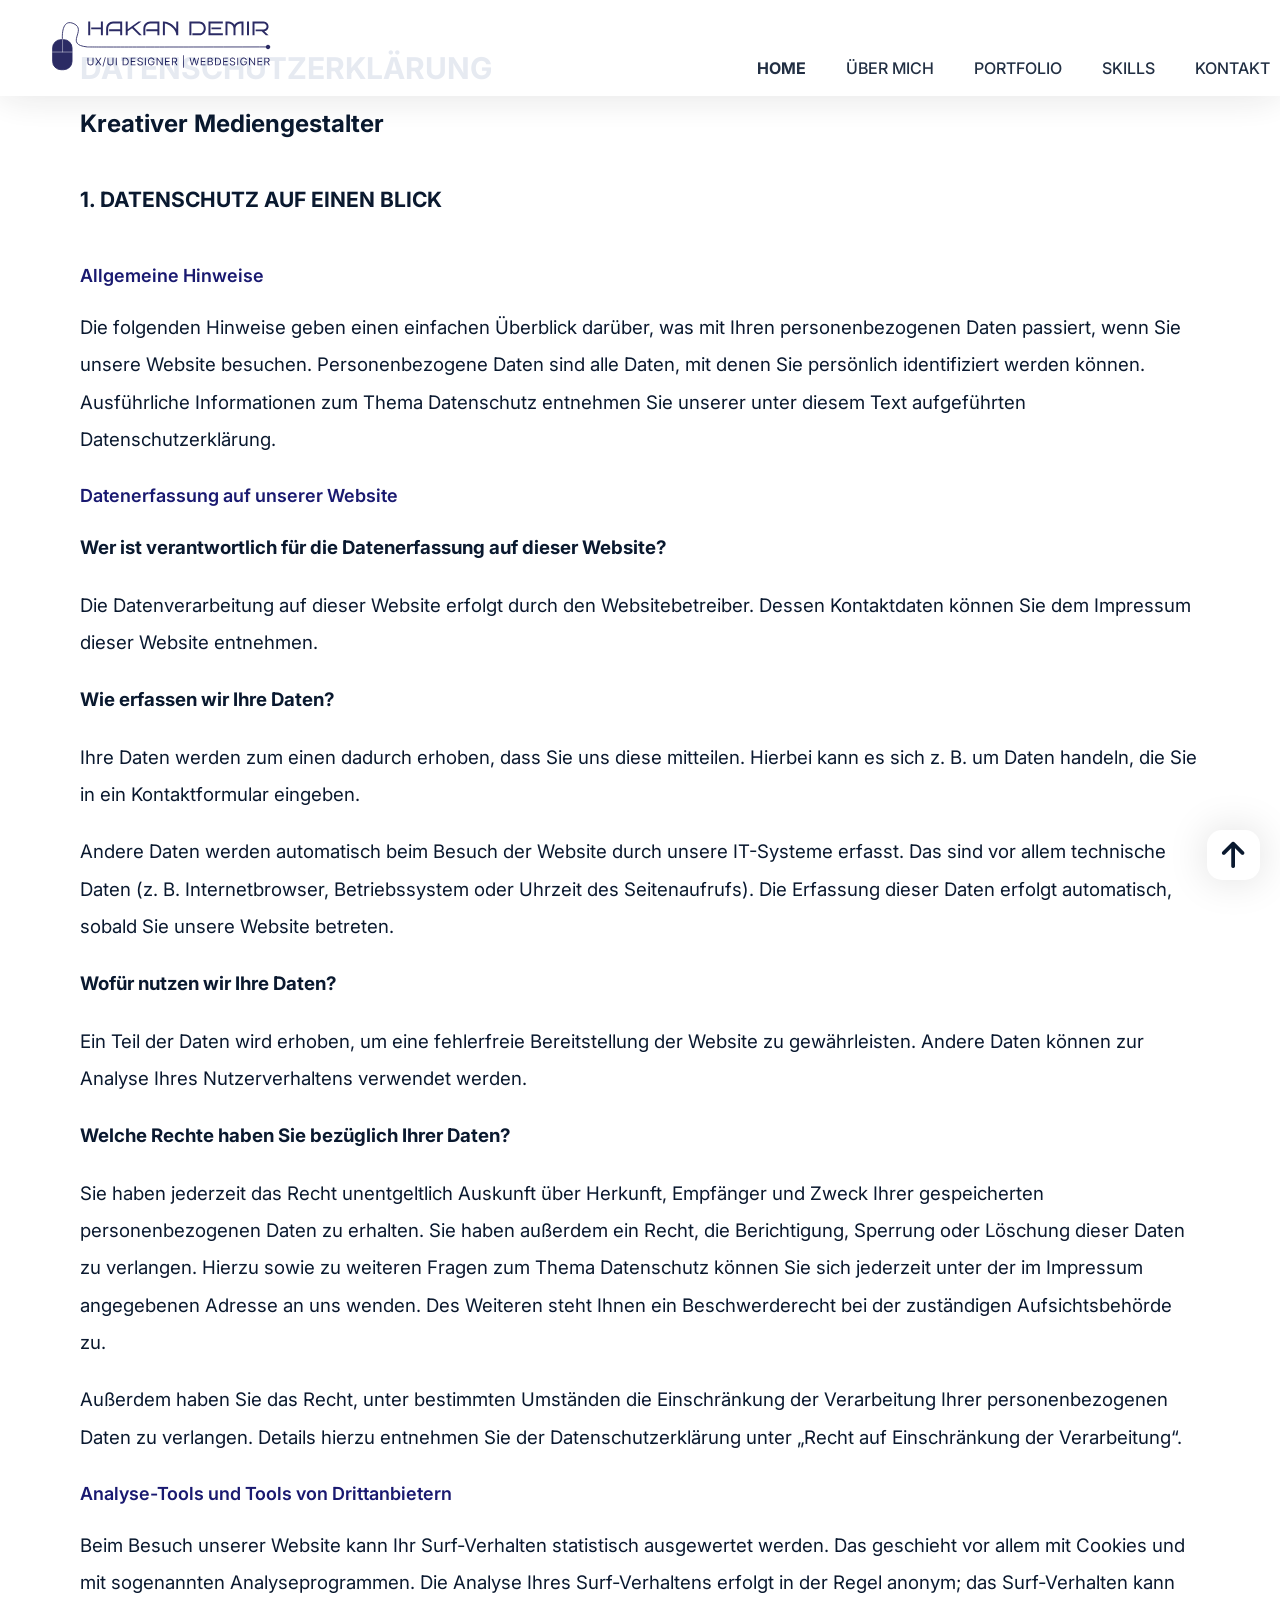
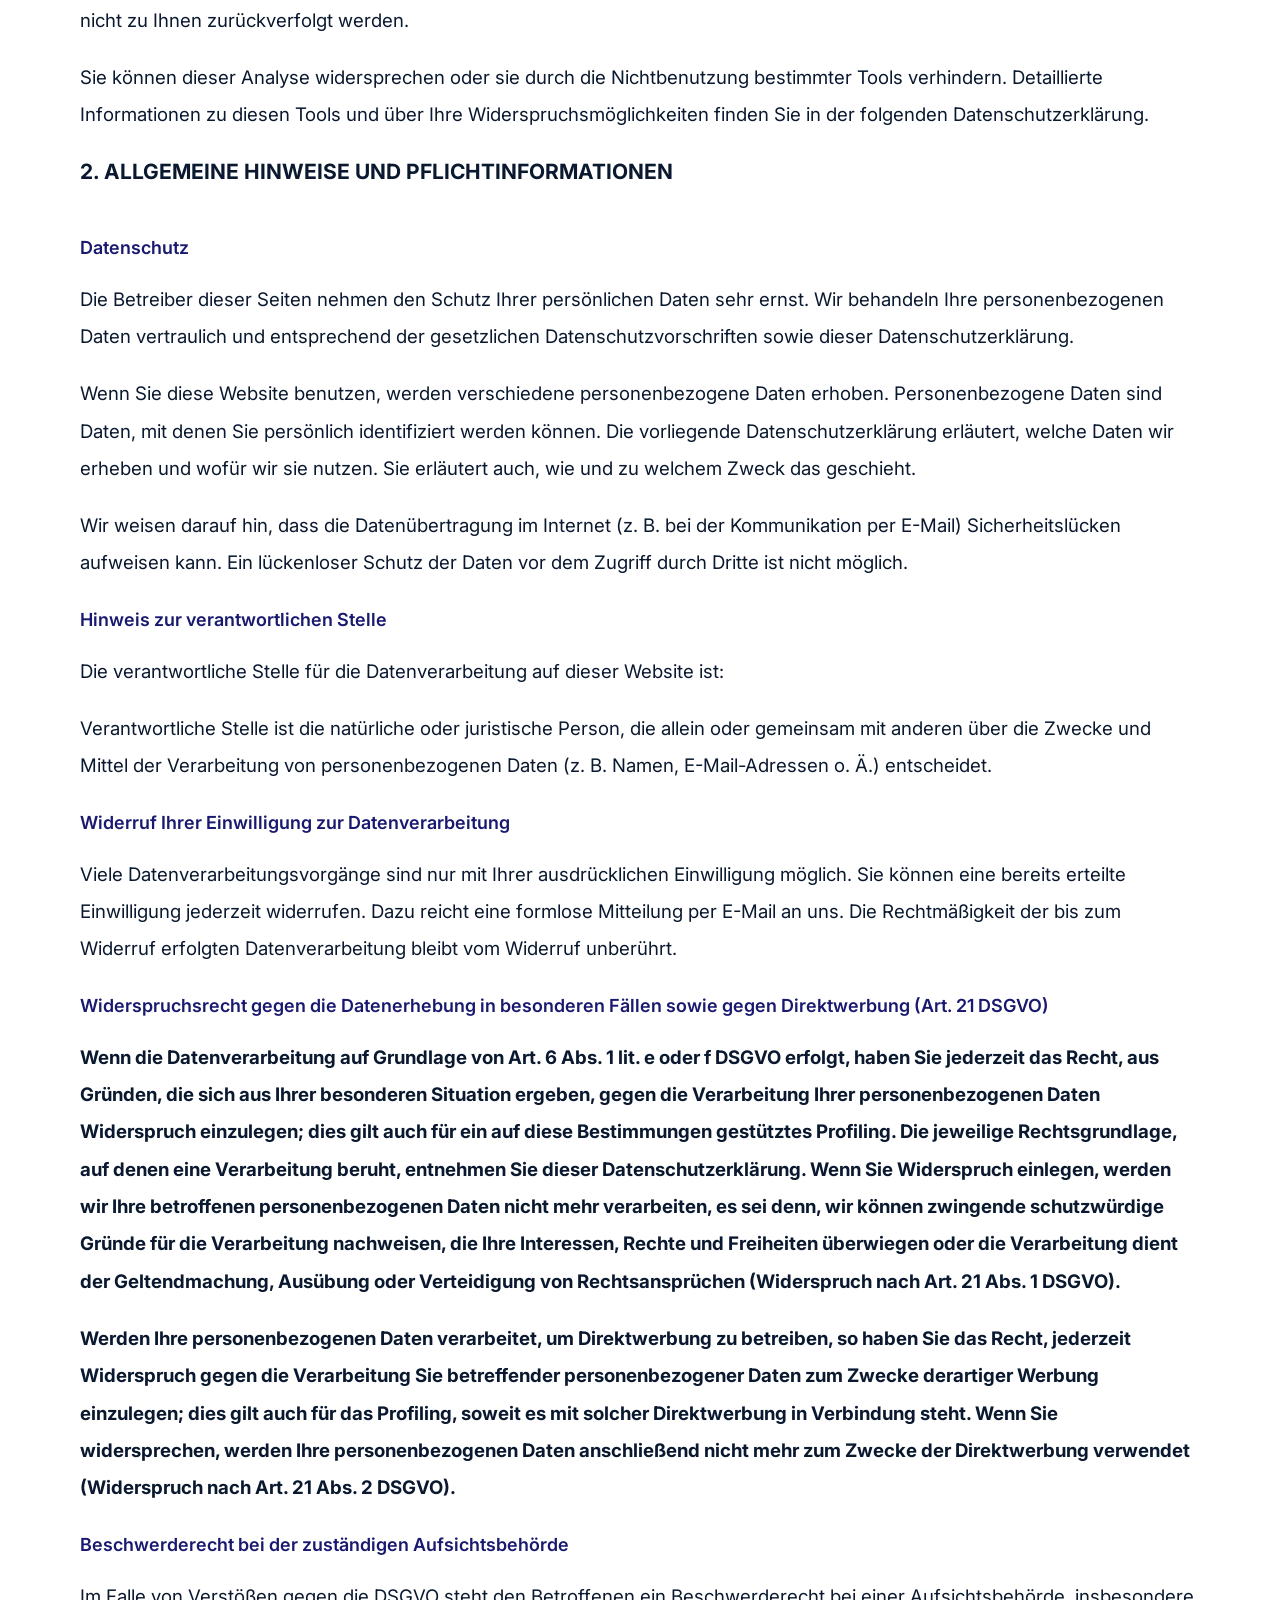
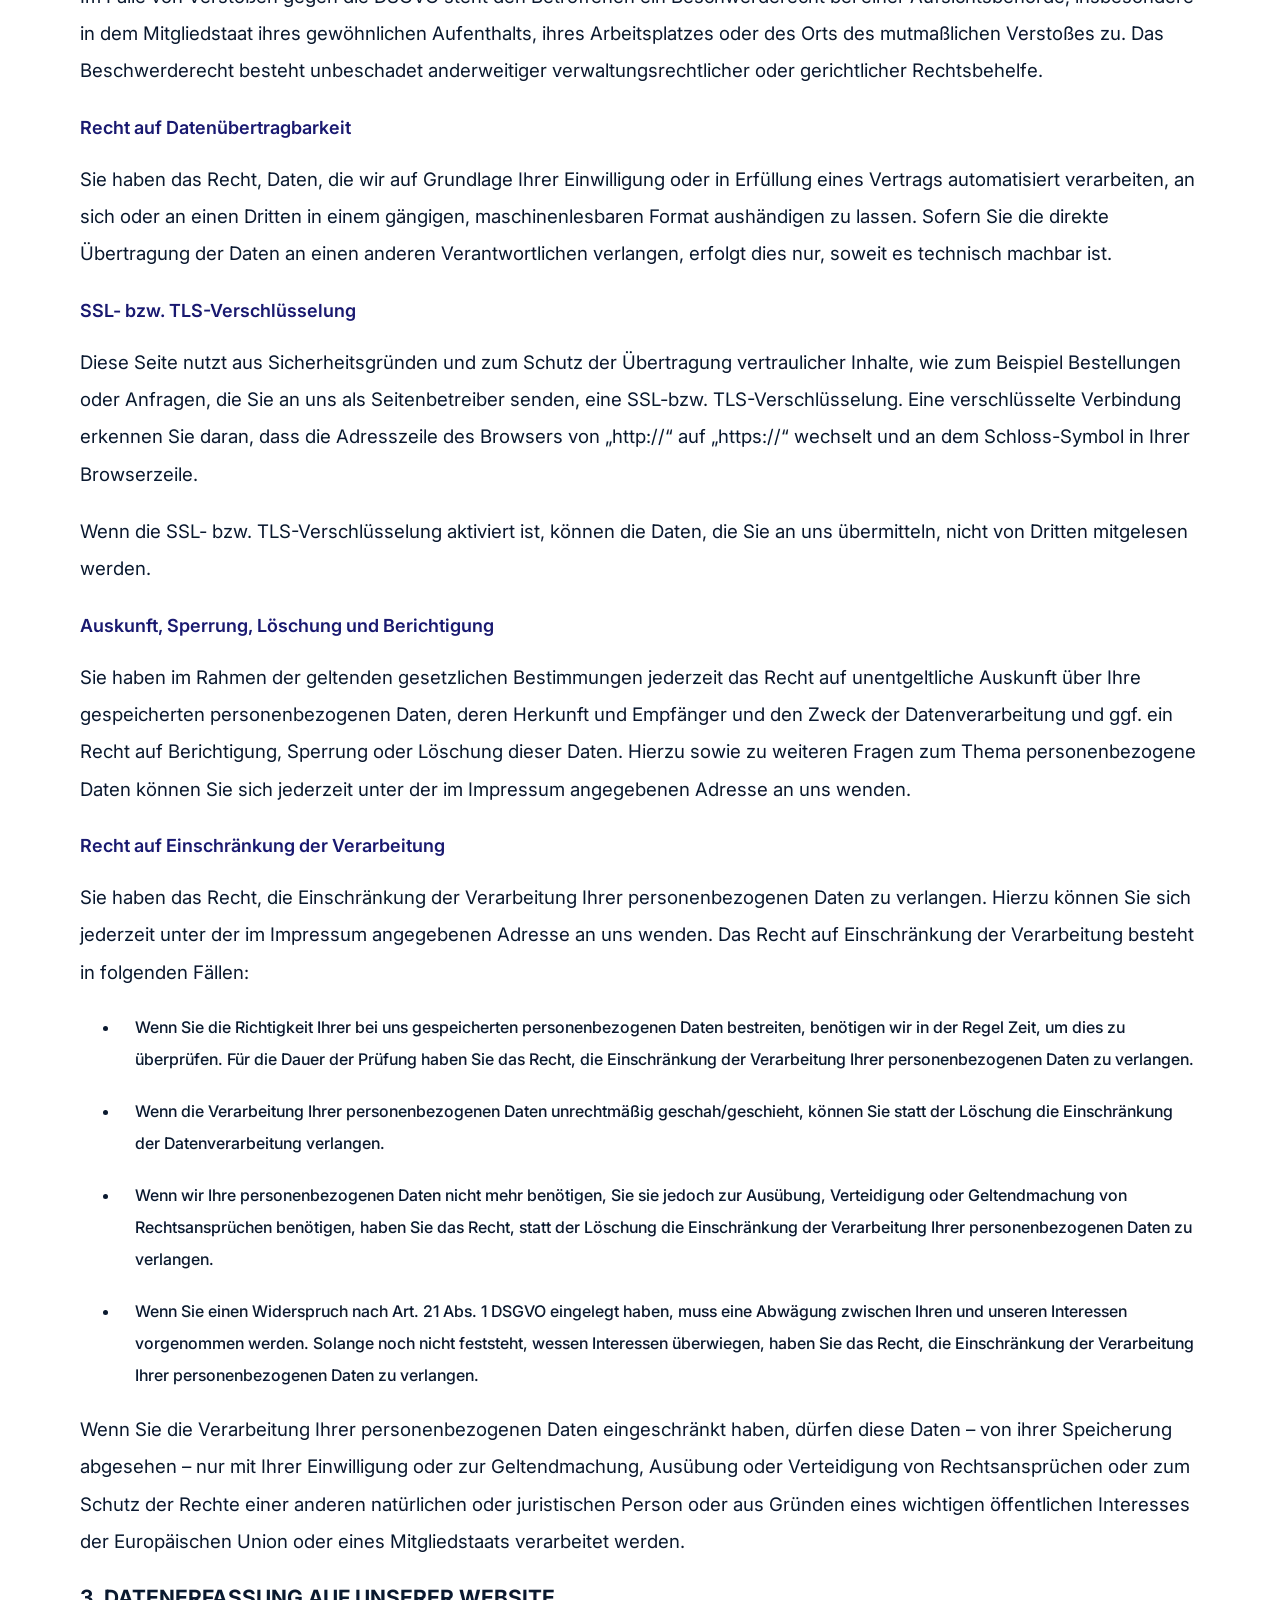
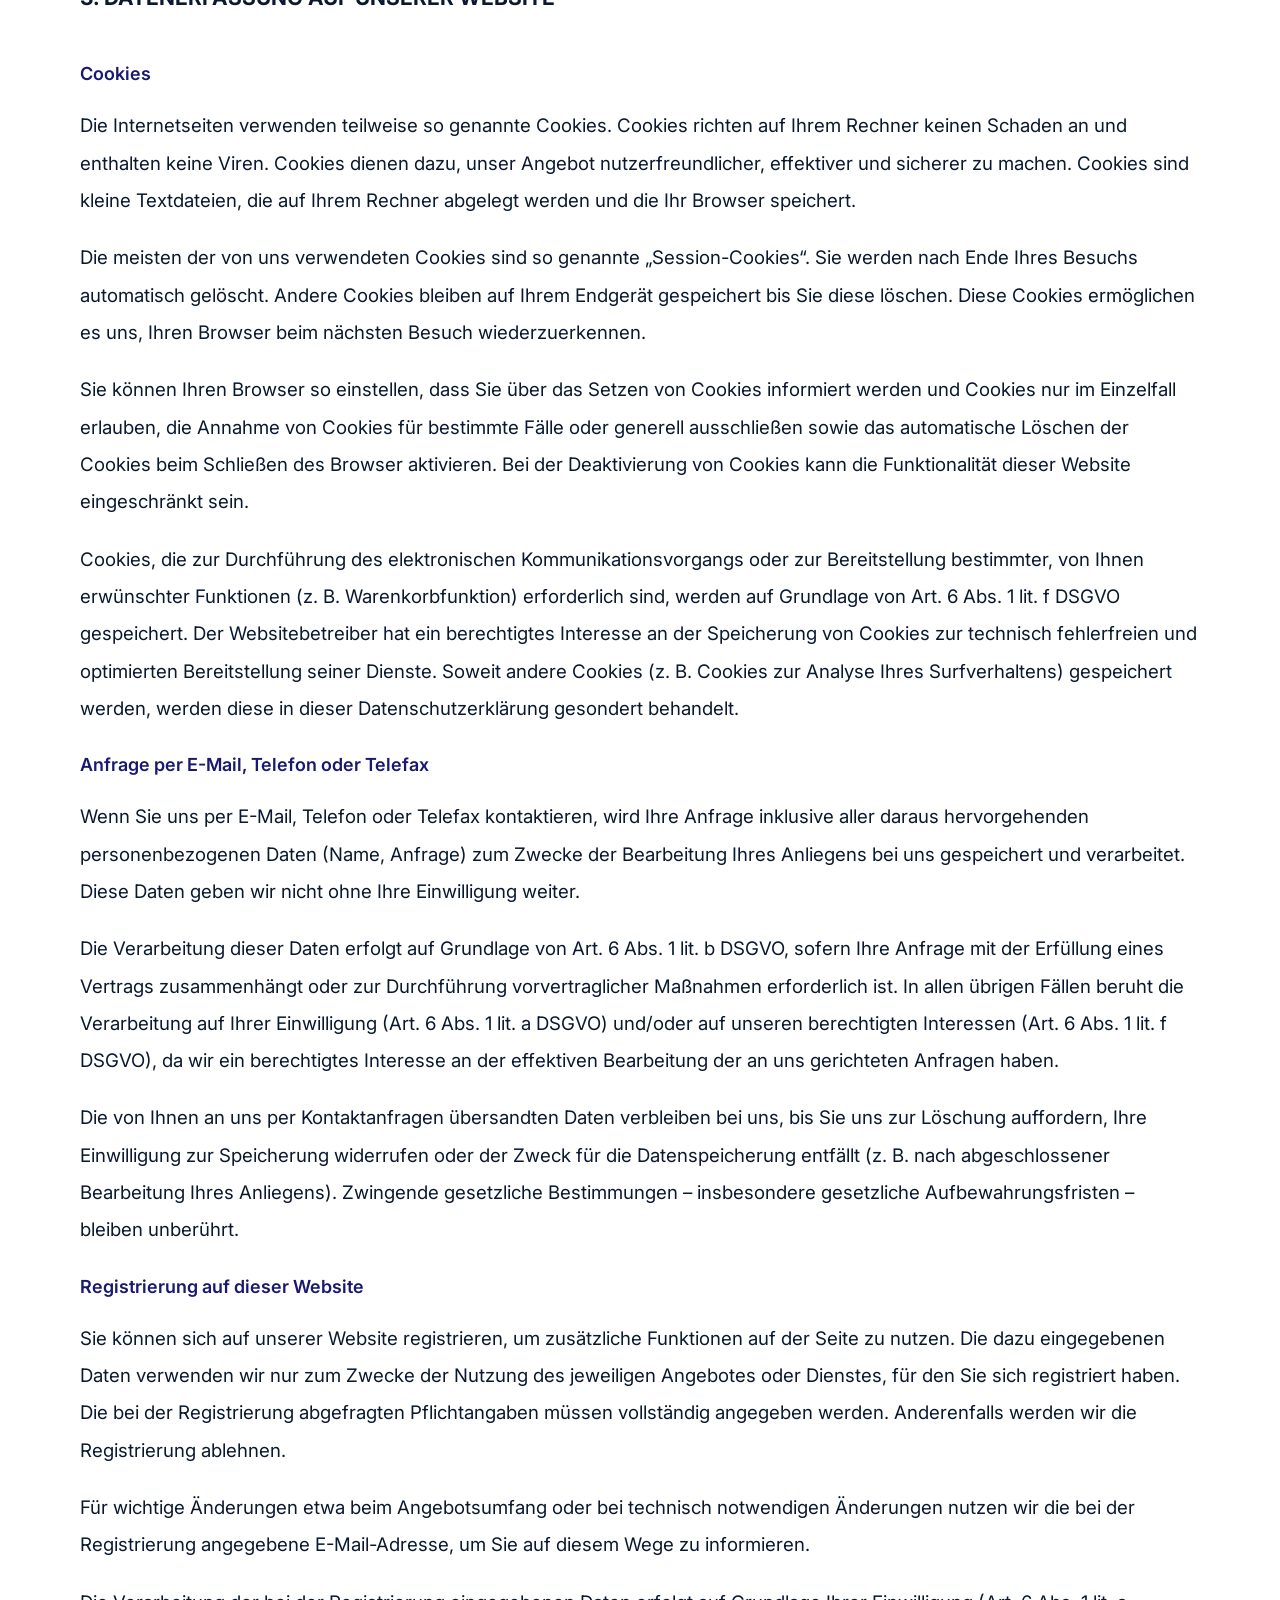
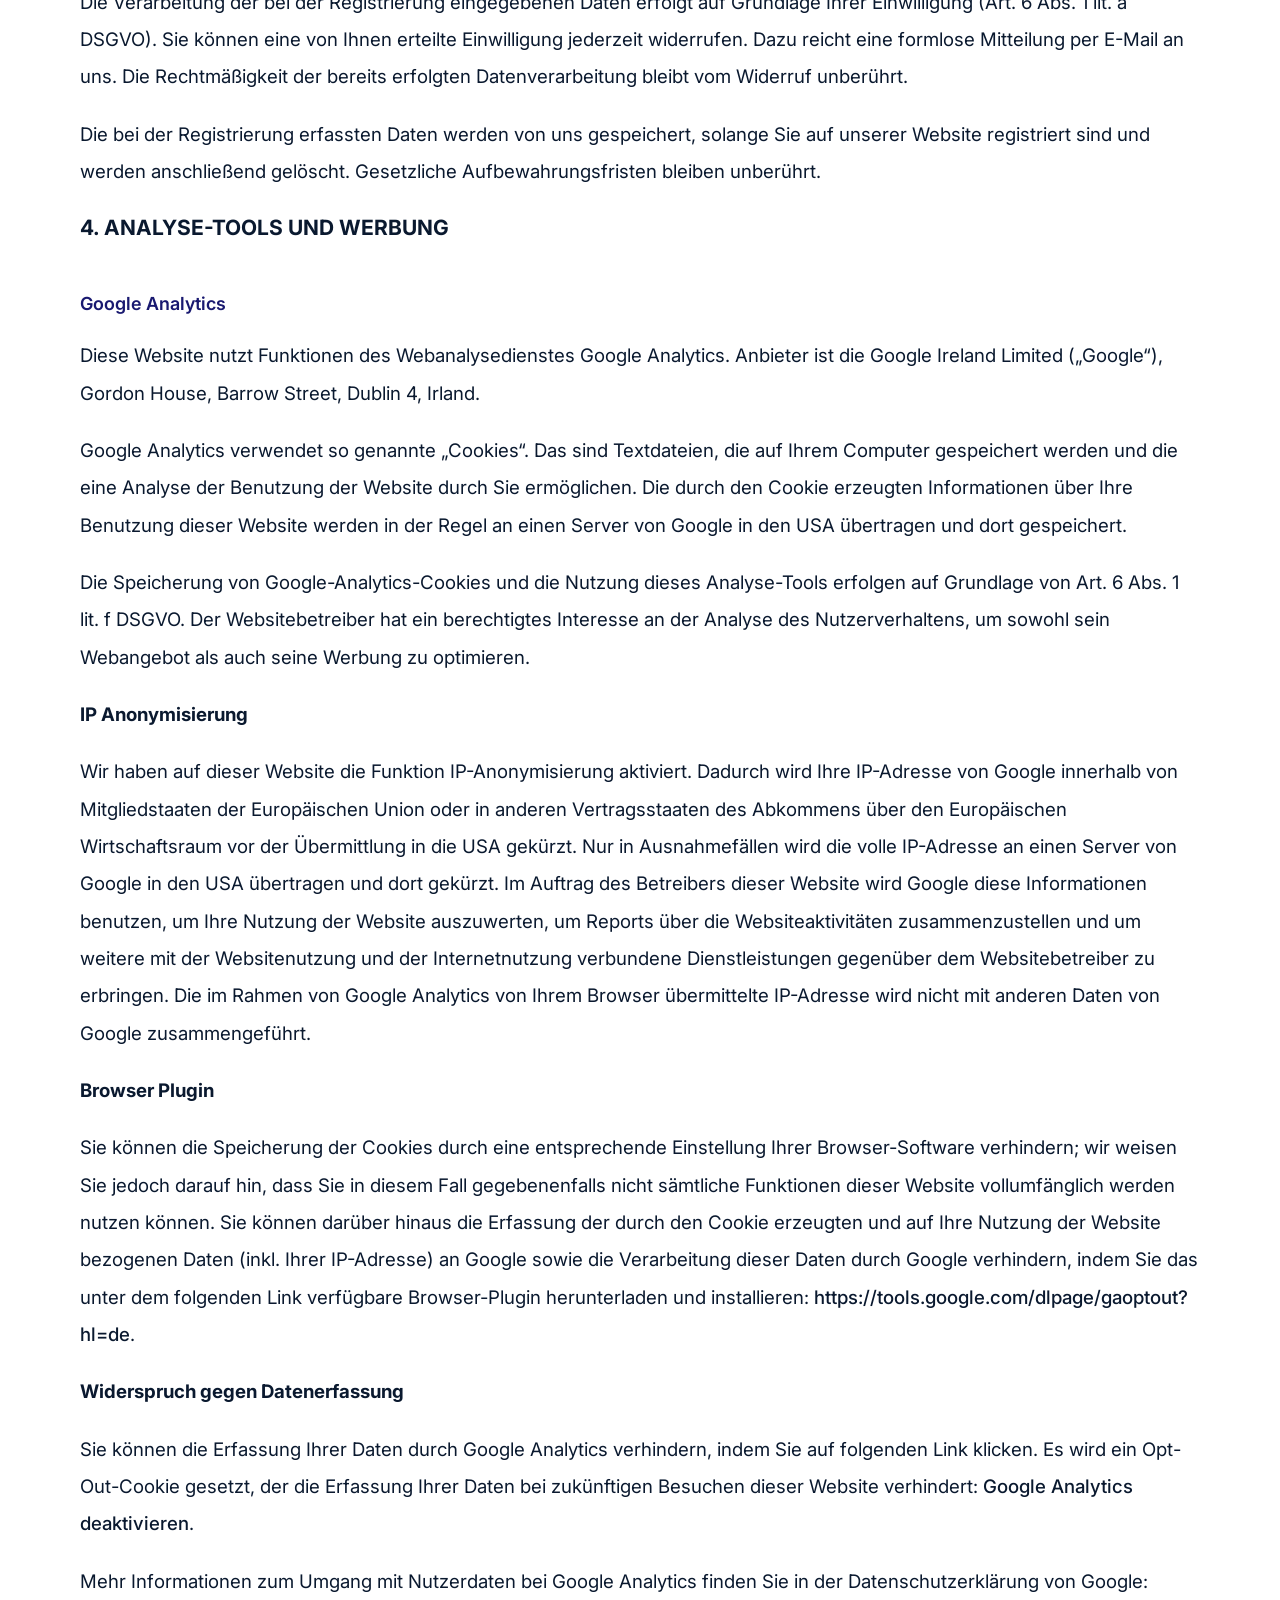
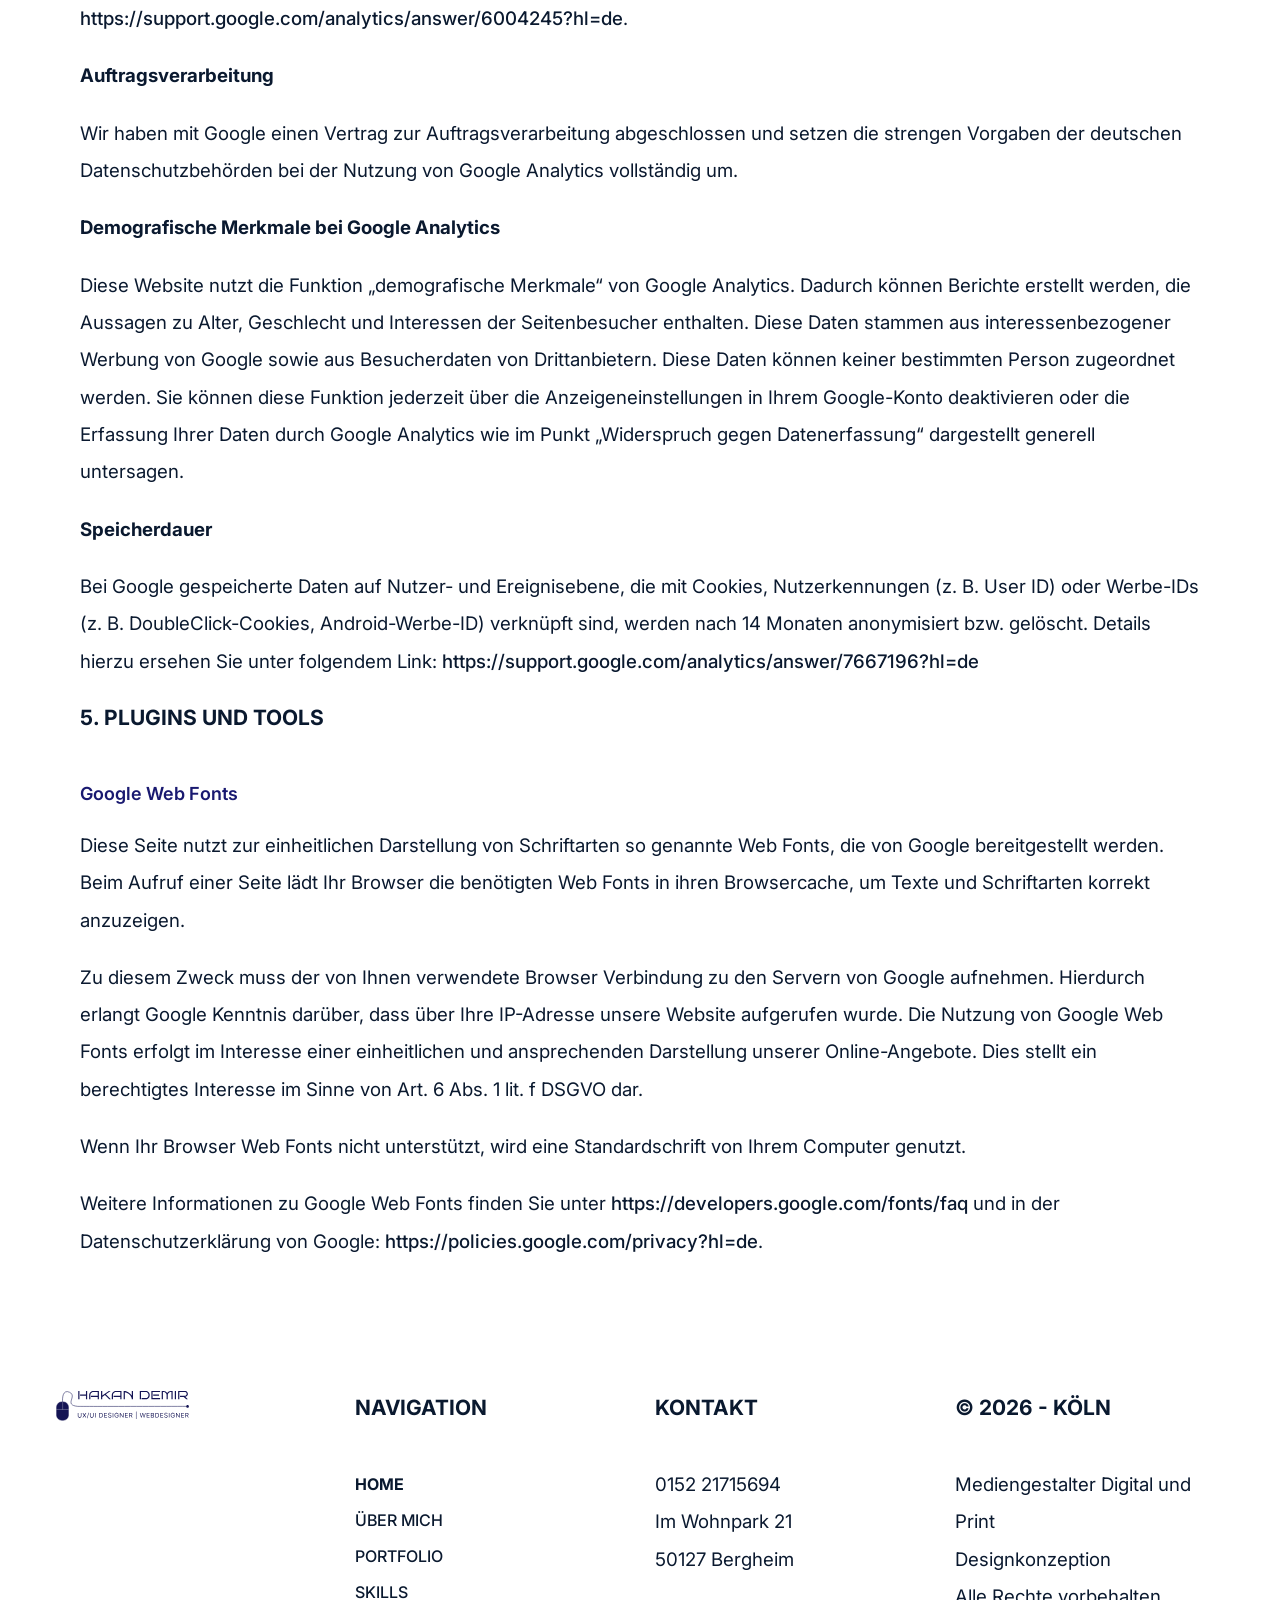
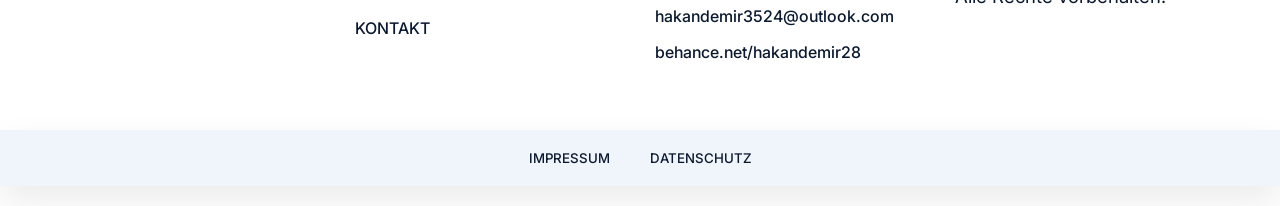
<file: datenschutz.html>
<!doctype html>
<html>
<head>
<meta charset="utf-8">
	<title>Datenschutz</title>
	<meta name="viewport" content="width=device-width, initial-scala:1.0">
	<meta name="Description" content="Ich gestalte, Sie beeindrucken. Design mit Charakter, Marken mit Wirkung.">
	<meta name="Keywords" content="Design, Kreative, Ästhetik, Visuelle Konzepte">
	<meta name="Author" content="Hakan Demir">
	<link href="fonts.css" rel="stylesheet" type="text/css">
	<link href="fontawesome/css/all.min.css" rel="stylesheet" type="text/css">
	<link href="template.css" rel="stylesheet" type="text/css">
	
</head>

<body>
	<header>
		
		<a href="index.html"><img src="Bilder/Logo_Webdesigner.svg" alt="logo" title="logo"></a>
		<div class="menu-toggle">
       		☰
    	</div>
		<nav>
			<ul>
				<li class="active"><a href="index.html">home</a></li>
				
				<li><a href="ueber-mich.html">über mich</a>					
				<ul class="submenu">
					<li><a href="ueber-mich.html">Kurz Profil</a></li>
					<li><a href="#bildung">Umschulung</a></li>
					<li><a href="#praktikum">Berufserfahrung</a></li>
					<li><a href="#kompetenz">Kompetenzen</a></li>
					<li><a href="#arbeit">Arbeitweise</a></li>
				</ul>					
				</li>
				
				<li><a href="portfolio.html">Portfolio</a>					
				<ul class="submenu">
					<li><a href="portfolio.html">Corporate Design</a>
						<ul class="submenu">
							<li><a href="https://www.behance.net/gallery/250955229/Designkonzeption-fuer-Turtle-Diving-Resort">Designkonzeption</a></li>
							<li><a href="https://www.behance.net/gallery/251149837/Geschaeftspapier-Corporate-Design-Konzept">Branding</a></li>
							<li><a href="https://www.behance.net/gallery/251020811/Projektarbeit_Logo_Design_Startnow">Logo</a></li>
						</ul>
					</li>
					<li><a href="#">Printdesign</a>
						<ul class="submenu">
							<li><a href="https://www.behance.net/gallery/251019937/Praktikum_Erfahrungen_Flyer">Flyer</a></li>
							<li><a href="#">Broschüre</a></li>
							<li><a href="https://www.behance.net/gallery/251022479/Projektarbeit_Visitenkarte">Visitenkarte</a></li>
							<li><a href="https://www.behance.net/gallery/251151825/Einheitliches-Cover-Design-Studie">Magazin</a></li>
							<li><a href="https://www.behance.net/gallery/251154139/DVD-Cover-Design-Atmosphaerisches-Visual-Konzept">Cover Design</a></li>
						</ul>
					</li>
					<li><a href="#">Webdesign</a>
					<li><a href="https://www.behance.net/gallery/251150983/Animiertes-Portraet-Erste-Motion-Design">Animation</a></li>
					<li><a href="#video">Motion Design</a>
						<ul class="submenu">
							<li><a href="https://www.behance.net/gallery/251148721/Projektarbeit_Citylight_Erstellen">Citylight Erstellen</a></li>
							<li><a href="https://www.behance.net/gallery/251022685/Projektarbeit_Particular_Effekt">Particular Effects</a></li>
						</ul>
					</li>
					<li><a href="#video">Social Media Designs</a></li>
						  						
					</li>
				</ul>					
				</li>

				<li><a href="skills.html">skills</a>				
					<ul class="submenu">
						<li><a href="skills.html">Webdesign</a>
							<ul class="submenu">
								<li><a href="#">HTML5</a></li>
								<li><a href="#">CSS3</a></li>
								<li><a href="#">Bootstrap</a></li>
								<li><a href="#">JavaScript</a></li>
							</ul>
						</li>
						<li><a href="skills.html">UI/UX Design</a>
							<ul class="submenu">
								<li><a href="#">Figma</a></li>
								<li><a href="#">Wireframes</a></li>
								<li><a href="#">Prototyping</a></li>
								<li><a href="#">Responsive Design</a></li>
							</ul>
						</li>
						<li><a href="skills.html">Grafikdesign</a>
							<ul class="submenu">
								<li><a href="#">Adobe Photoshop</a></li>
								<li><a href="#">Adobe Illustrator</a></li>
								<li><a href="#">Adobe InDesign</a></li>
						  	</ul>
						</li>
						<li><a href="skills.html">CMS & Development</a>
							<ul class="submenu">
								<li><a href="#">WordPress</a></li>
								<li><a href="#">Joomla</a></li>
								<li><a href="#">PHP </a></li>
								<li><a href="#">MySQL </a></li>
						  	</ul>
						</li>
					</ul>
				</li>
				<li><a href="kontakt.html">Kontakt</a>
					 <ul class="submenu">
						<li><a href="#kontaktformular">Kontaktformular</a></li>
						<li><a href="#häufige-fragen">Häufige Fragen</a></li>
						<li><a href="#socialmedia">Social Media</a></li>
					  </ul>
				</li>
			</ul>
		
		</nav>
		
	</header>
	<main>
		
	<section id="datenschutz" class="abstand datenschutz">
			<div class="row small">
				<div class="col-12">
					<h1>Datenschutzerklärung</h1>
                        <h2>Kreativer Mediengestalter</h2>
                        
                        <h3>1. Datenschutz auf einen Blick</h3>
                        <h4>Allgemeine Hinweise</h4> 
						<p>Die folgenden Hinweise geben einen einfachen &Uuml;berblick dar&uuml;ber, was mit Ihren personenbezogenen Daten passiert, wenn Sie unsere Website besuchen. Personenbezogene Daten sind alle Daten, mit denen Sie pers&ouml;nlich identifiziert werden k&ouml;nnen. Ausf&uuml;hrliche Informationen zum Thema Datenschutz entnehmen Sie unserer unter diesem Text aufgef&uuml;hrten Datenschutzerkl&auml;rung.</p>
                        <h4>Datenerfassung auf unserer Website</h4> 
						<p><strong>Wer ist verantwortlich f&uuml;r die Datenerfassung auf dieser Website?</strong></p> <p>Die Datenverarbeitung auf dieser Website erfolgt durch den Websitebetreiber. Dessen Kontaktdaten k&ouml;nnen Sie dem Impressum dieser Website entnehmen.</p> <p><strong>Wie erfassen wir Ihre Daten?</strong></p> <p>Ihre Daten werden zum einen dadurch erhoben, dass Sie uns diese mitteilen. Hierbei kann es sich z.&nbsp;B. um Daten handeln, die Sie in ein Kontaktformular eingeben.</p> <p>Andere Daten werden automatisch beim Besuch der Website durch unsere IT-Systeme erfasst. Das sind vor allem technische Daten (z.&nbsp;B. Internetbrowser, Betriebssystem oder Uhrzeit des Seitenaufrufs). Die Erfassung dieser Daten erfolgt automatisch, sobald Sie unsere Website betreten.</p> <p><strong>Wof&uuml;r nutzen wir Ihre Daten?</strong></p> <p>Ein Teil der Daten wird erhoben, um eine fehlerfreie Bereitstellung der Website zu gew&auml;hrleisten. Andere Daten k&ouml;nnen zur Analyse Ihres Nutzerverhaltens verwendet werden.</p> <p><strong>Welche Rechte haben Sie bez&uuml;glich Ihrer Daten?</strong></p> <p>Sie haben jederzeit das Recht unentgeltlich Auskunft &uuml;ber Herkunft, Empf&auml;nger und Zweck Ihrer gespeicherten personenbezogenen Daten zu erhalten. Sie haben au&szlig;erdem ein Recht, die Berichtigung, Sperrung oder L&ouml;schung dieser Daten zu verlangen. Hierzu sowie zu weiteren Fragen zum Thema Datenschutz k&ouml;nnen Sie sich jederzeit unter der im Impressum angegebenen Adresse an uns wenden. Des Weiteren steht Ihnen ein Beschwerderecht bei der zust&auml;ndigen Aufsichtsbeh&ouml;rde zu.</p> <p>Au&szlig;erdem haben Sie das Recht, unter bestimmten Umst&auml;nden die Einschr&auml;nkung der Verarbeitung Ihrer personenbezogenen Daten zu verlangen. Details hierzu entnehmen Sie der Datenschutzerkl&auml;rung unter &bdquo;Recht auf Einschr&auml;nkung der Verarbeitung&ldquo;.</p>
                        <h4>Analyse-Tools und Tools von Drittanbietern</h4> <p>Beim Besuch unserer Website kann Ihr Surf-Verhalten statistisch ausgewertet werden. Das geschieht vor allem mit Cookies und mit sogenannten Analyseprogrammen. Die Analyse Ihres Surf-Verhaltens erfolgt in der Regel anonym; das Surf-Verhalten kann nicht zu Ihnen zur&uuml;ckverfolgt werden.</p> <p>Sie k&ouml;nnen dieser Analyse widersprechen oder sie durch die Nichtbenutzung bestimmter Tools verhindern. Detaillierte Informationen zu diesen Tools und &uuml;ber Ihre Widerspruchsm&ouml;glichkeiten finden Sie in der folgenden Datenschutzerkl&auml;rung.</p>
                        <h3>2. Allgemeine Hinweise und Pflichtinformationen</h3>
                        <h4>Datenschutz</h4> 
						<p>Die Betreiber dieser Seiten nehmen den Schutz Ihrer pers&ouml;nlichen Daten sehr ernst. Wir behandeln Ihre personenbezogenen Daten vertraulich und entsprechend der gesetzlichen Datenschutzvorschriften sowie dieser Datenschutzerkl&auml;rung.</p> 
						<p>Wenn Sie diese Website benutzen, werden verschiedene personenbezogene Daten erhoben. Personenbezogene Daten sind Daten, mit denen Sie pers&ouml;nlich identifiziert werden k&ouml;nnen. Die vorliegende Datenschutzerkl&auml;rung erl&auml;utert, welche Daten wir erheben und wof&uuml;r wir sie nutzen. Sie erl&auml;utert auch, wie und zu welchem Zweck das geschieht.</p> 
						<p>Wir weisen darauf hin, dass die Daten&uuml;bertragung im Internet (z.&nbsp;B. bei der Kommunikation per E-Mail) Sicherheitsl&uuml;cken aufweisen kann. Ein l&uuml;ckenloser Schutz der Daten vor dem Zugriff durch Dritte ist nicht m&ouml;glich.</p>
                        <h4>Hinweis zur verantwortlichen Stelle</h4> 
						<p>Die verantwortliche Stelle f&uuml;r die Datenverarbeitung auf dieser Website ist:</p> 
                        <p>Verantwortliche Stelle ist die nat&uuml;rliche oder juristische Person, die allein oder gemeinsam mit anderen &uuml;ber die Zwecke und Mittel der Verarbeitung von personenbezogenen Daten (z.&nbsp;B. Namen, E-Mail-Adressen o. &Auml;.) entscheidet.</p>
                        <h4>Widerruf Ihrer Einwilligung zur Datenverarbeitung</h4> 
						<p>Viele Datenverarbeitungsvorg&auml;nge sind nur mit Ihrer ausdr&uuml;cklichen Einwilligung m&ouml;glich. Sie k&ouml;nnen eine bereits erteilte Einwilligung jederzeit widerrufen. Dazu reicht eine formlose Mitteilung per E-Mail an uns. Die Rechtm&auml;&szlig;igkeit der bis zum Widerruf erfolgten Datenverarbeitung bleibt vom Widerruf unber&uuml;hrt.</p>
                        <h4>Widerspruchsrecht gegen die Datenerhebung in besonderen F&auml;llen sowie gegen Direktwerbung (Art. 21 DSGVO)</h4> 
						<p><strong>Wenn die Datenverarbeitung auf Grundlage von Art. 6 Abs. 1 lit. e oder f DSGVO erfolgt, haben Sie jederzeit das Recht, aus Gr&uuml;nden, die sich aus Ihrer besonderen Situation ergeben, gegen die Verarbeitung Ihrer personenbezogenen Daten Widerspruch einzulegen; dies gilt auch f&uuml;r ein auf diese Bestimmungen gest&uuml;tztes Profiling. Die jeweilige Rechtsgrundlage, auf denen eine Verarbeitung beruht, entnehmen Sie dieser Datenschutzerkl&auml;rung. Wenn Sie Widerspruch einlegen, werden wir Ihre betroffenen personenbezogenen Daten nicht mehr verarbeiten, es sei denn, wir k&ouml;nnen zwingende schutzw&uuml;rdige Gr&uuml;nde f&uuml;r die Verarbeitung nachweisen, die Ihre Interessen, Rechte und Freiheiten &uuml;berwiegen oder die Verarbeitung dient der Geltendmachung, Aus&uuml;bung oder Verteidigung von Rechtsanspr&uuml;chen (Widerspruch nach Art. 21 Abs. 1 DSGVO).</strong></p> 
						<p><strong>Werden Ihre personenbezogenen Daten verarbeitet, um Direktwerbung zu betreiben, so haben Sie das Recht, jederzeit Widerspruch gegen die Verarbeitung Sie betreffender personenbezogener Daten zum Zwecke derartiger Werbung einzulegen; dies gilt auch f&uuml;r das Profiling, soweit es mit solcher Direktwerbung in Verbindung steht. Wenn Sie widersprechen, werden Ihre personenbezogenen Daten anschlie&szlig;end nicht mehr zum Zwecke der Direktwerbung verwendet (Widerspruch nach Art. 21 Abs. 2 DSGVO).</strong></p>
                        <h4>Beschwerderecht bei der zust&auml;ndigen Aufsichtsbeh&ouml;rde</h4> 
						<p>Im Falle von Verst&ouml;&szlig;en gegen die DSGVO steht den Betroffenen ein Beschwerderecht bei einer Aufsichtsbeh&ouml;rde, insbesondere in dem Mitgliedstaat ihres gew&ouml;hnlichen Aufenthalts, ihres Arbeitsplatzes oder des Orts des mutma&szlig;lichen Versto&szlig;es zu. Das Beschwerderecht besteht unbeschadet anderweitiger verwaltungsrechtlicher oder gerichtlicher Rechtsbehelfe.</p>
                        <h4>Recht auf Daten&uuml;bertragbarkeit</h4> 
						<p>Sie haben das Recht, Daten, die wir auf Grundlage Ihrer Einwilligung oder in Erf&uuml;llung eines Vertrags automatisiert verarbeiten, an sich oder an einen Dritten in einem g&auml;ngigen, maschinenlesbaren Format aush&auml;ndigen zu lassen. Sofern Sie die direkte &Uuml;bertragung der Daten an einen anderen Verantwortlichen verlangen, erfolgt dies nur, soweit es technisch machbar ist.</p>
                        <h4>SSL- bzw. TLS-Verschl&uuml;sselung</h4> 
						<p>Diese Seite nutzt aus Sicherheitsgr&uuml;nden und zum Schutz der &Uuml;bertragung vertraulicher Inhalte, wie zum Beispiel Bestellungen oder Anfragen, die Sie an uns als Seitenbetreiber senden, eine SSL-bzw. TLS-Verschl&uuml;sselung. Eine verschl&uuml;sselte Verbindung erkennen Sie daran, dass die Adresszeile des Browsers von &bdquo;http://&ldquo; auf &bdquo;https://&ldquo; wechselt und an dem Schloss-Symbol in Ihrer Browserzeile.</p> 
						<p>Wenn die SSL- bzw. TLS-Verschl&uuml;sselung aktiviert ist, k&ouml;nnen die Daten, die Sie an uns &uuml;bermitteln, nicht von Dritten mitgelesen werden.</p>
                        <h4>Auskunft, Sperrung, L&ouml;schung und Berichtigung</h4> 
						<p>Sie haben im Rahmen der geltenden gesetzlichen Bestimmungen jederzeit das Recht auf unentgeltliche Auskunft &uuml;ber Ihre gespeicherten personenbezogenen Daten, deren Herkunft und Empf&auml;nger und den Zweck der Datenverarbeitung und ggf. ein Recht auf Berichtigung, Sperrung oder L&ouml;schung dieser Daten. Hierzu sowie zu weiteren Fragen zum Thema personenbezogene Daten k&ouml;nnen Sie sich jederzeit unter der im Impressum angegebenen Adresse an uns wenden.</p>
                        <h4>Recht auf Einschr&auml;nkung der Verarbeitung</h4> 
						<p>Sie haben das Recht, die Einschr&auml;nkung der Verarbeitung Ihrer personenbezogenen Daten zu verlangen. Hierzu k&ouml;nnen Sie sich jederzeit unter der im Impressum angegebenen Adresse an uns wenden. Das Recht auf Einschr&auml;nkung der Verarbeitung besteht in folgenden F&auml;llen:</p> 
						<ul> 
							<li>Wenn Sie die Richtigkeit Ihrer bei uns gespeicherten personenbezogenen Daten bestreiten, ben&ouml;tigen wir in der Regel Zeit, um dies zu &uuml;berpr&uuml;fen. F&uuml;r die Dauer der Pr&uuml;fung haben Sie das Recht, die Einschr&auml;nkung der Verarbeitung Ihrer personenbezogenen Daten zu verlangen.</li> <li>Wenn die Verarbeitung Ihrer personenbezogenen Daten unrechtm&auml;&szlig;ig geschah/geschieht, k&ouml;nnen Sie statt der L&ouml;schung die Einschr&auml;nkung der Datenverarbeitung verlangen.</li> <li>Wenn wir Ihre personenbezogenen Daten nicht mehr ben&ouml;tigen, Sie sie jedoch zur Aus&uuml;bung, Verteidigung oder Geltendmachung von Rechtsanspr&uuml;chen ben&ouml;tigen, haben Sie das Recht, statt der L&ouml;schung die Einschr&auml;nkung der Verarbeitung Ihrer personenbezogenen Daten zu verlangen.</li> <li>Wenn Sie einen Widerspruch nach Art. 21 Abs. 1 DSGVO eingelegt haben, muss eine Abw&auml;gung zwischen Ihren und unseren Interessen vorgenommen werden. Solange noch nicht feststeht, wessen Interessen &uuml;berwiegen, haben Sie das Recht, die Einschr&auml;nkung der Verarbeitung Ihrer personenbezogenen Daten zu verlangen.</li> 
						</ul> 
						<p>Wenn Sie die Verarbeitung Ihrer personenbezogenen Daten eingeschr&auml;nkt haben, d&uuml;rfen diese Daten &ndash; von ihrer Speicherung abgesehen &ndash; nur mit Ihrer Einwilligung oder zur Geltendmachung, Aus&uuml;bung oder Verteidigung von Rechtsanspr&uuml;chen oder zum Schutz der Rechte einer anderen nat&uuml;rlichen oder juristischen Person oder aus Gr&uuml;nden eines wichtigen &ouml;ffentlichen Interesses der Europ&auml;ischen Union oder eines Mitgliedstaats verarbeitet werden.</p>
                        <h3>3. Datenerfassung auf unserer Website</h3>
                        <h4>Cookies</h4> 
						<p>Die Internetseiten verwenden teilweise so genannte Cookies. Cookies richten auf Ihrem Rechner keinen Schaden an und enthalten keine Viren. Cookies dienen dazu, unser Angebot nutzerfreundlicher, effektiver und sicherer zu machen. Cookies sind kleine Textdateien, die auf Ihrem Rechner abgelegt werden und die Ihr Browser speichert.</p> 
						<p>Die meisten der von uns verwendeten Cookies sind so genannte &bdquo;Session-Cookies&ldquo;. Sie werden nach Ende Ihres Besuchs automatisch gel&ouml;scht. Andere Cookies bleiben auf Ihrem Endger&auml;t gespeichert bis Sie diese l&ouml;schen. Diese Cookies erm&ouml;glichen es uns, Ihren Browser beim n&auml;chsten Besuch wiederzuerkennen.</p> 
						<p>Sie k&ouml;nnen Ihren Browser so einstellen, dass Sie &uuml;ber das Setzen von Cookies informiert werden und Cookies nur im Einzelfall erlauben, die Annahme von Cookies f&uuml;r bestimmte F&auml;lle oder generell ausschlie&szlig;en sowie das automatische L&ouml;schen der Cookies beim Schlie&szlig;en des Browser aktivieren. Bei der Deaktivierung von Cookies kann die Funktionalit&auml;t dieser Website eingeschr&auml;nkt sein.</p> 
						<p>Cookies, die zur Durchf&uuml;hrung des elektronischen Kommunikationsvorgangs oder zur Bereitstellung bestimmter, von Ihnen erw&uuml;nschter Funktionen (z.&nbsp;B. Warenkorbfunktion) erforderlich sind, werden auf Grundlage von Art. 6 Abs. 1 lit. f DSGVO gespeichert. Der Websitebetreiber hat ein berechtigtes Interesse an der Speicherung von Cookies zur technisch fehlerfreien und optimierten Bereitstellung seiner Dienste. Soweit andere Cookies (z.&nbsp;B. Cookies zur Analyse Ihres Surfverhaltens) gespeichert werden, werden diese in dieser Datenschutzerkl&auml;rung gesondert behandelt.</p>
                        <h4>Anfrage per E-Mail, Telefon oder Telefax</h4> <p>Wenn Sie uns per E-Mail, Telefon oder Telefax kontaktieren, wird Ihre Anfrage inklusive aller daraus hervorgehenden personenbezogenen Daten (Name, Anfrage) zum Zwecke der Bearbeitung Ihres Anliegens bei uns gespeichert und verarbeitet. Diese Daten geben wir nicht ohne Ihre Einwilligung weiter.</p> <p>Die Verarbeitung dieser Daten erfolgt auf Grundlage von Art. 6 Abs. 1 lit. b DSGVO, sofern Ihre Anfrage mit der Erf&uuml;llung eines Vertrags zusammenh&auml;ngt oder zur Durchf&uuml;hrung vorvertraglicher Ma&szlig;nahmen erforderlich ist. In allen &uuml;brigen F&auml;llen beruht die Verarbeitung auf Ihrer Einwilligung (Art. 6 Abs. 1 lit. a DSGVO) und/oder auf unseren berechtigten Interessen (Art. 6 Abs. 1 lit. f DSGVO), da wir ein berechtigtes Interesse an der effektiven Bearbeitung der an uns gerichteten Anfragen haben.</p> 
						<p>Die von Ihnen an uns per Kontaktanfragen &uuml;bersandten Daten verbleiben bei uns, bis Sie uns zur L&ouml;schung auffordern, Ihre Einwilligung zur Speicherung widerrufen oder der Zweck f&uuml;r die Datenspeicherung entf&auml;llt (z.&nbsp;B. nach abgeschlossener Bearbeitung Ihres Anliegens). Zwingende gesetzliche Bestimmungen &ndash; insbesondere gesetzliche Aufbewahrungsfristen &ndash; bleiben unber&uuml;hrt.</p>
                        <h4>Registrierung auf dieser Website</h4> 
						<p>Sie k&ouml;nnen sich auf unserer Website registrieren, um zus&auml;tzliche Funktionen auf der Seite zu nutzen. Die dazu eingegebenen Daten verwenden wir nur zum Zwecke der Nutzung des jeweiligen Angebotes oder Dienstes, f&uuml;r den Sie sich registriert haben. Die bei der Registrierung abgefragten Pflichtangaben m&uuml;ssen vollst&auml;ndig angegeben werden. Anderenfalls werden wir die Registrierung ablehnen.</p> 
						<p>F&uuml;r wichtige &Auml;nderungen etwa beim Angebotsumfang oder bei technisch notwendigen &Auml;nderungen nutzen wir die bei der Registrierung angegebene E-Mail-Adresse, um Sie auf diesem Wege zu informieren.</p> 
						<p>Die Verarbeitung der bei der Registrierung eingegebenen Daten erfolgt auf Grundlage Ihrer Einwilligung (Art. 6 Abs. 1 lit. a DSGVO). Sie k&ouml;nnen eine von Ihnen erteilte Einwilligung jederzeit widerrufen. Dazu reicht eine formlose Mitteilung per E-Mail an uns. Die Rechtm&auml;&szlig;igkeit der bereits erfolgten Datenverarbeitung bleibt vom Widerruf unber&uuml;hrt.</p> 
						<p>Die bei der Registrierung erfassten Daten werden von uns gespeichert, solange Sie auf unserer Website registriert sind und werden anschlie&szlig;end gel&ouml;scht. Gesetzliche Aufbewahrungsfristen bleiben unber&uuml;hrt.</p>
                        <h3>4. Analyse-Tools und Werbung</h3>
                        <h4>Google Analytics</h4> 
						<p>Diese Website nutzt Funktionen des Webanalysedienstes Google Analytics. Anbieter ist die Google Ireland Limited (&bdquo;Google&ldquo;), Gordon House, Barrow Street, Dublin 4, Irland.</p> 
						<p>Google Analytics verwendet so genannte &bdquo;Cookies&ldquo;. Das sind Textdateien, die auf Ihrem Computer gespeichert werden und die eine Analyse der Benutzung der Website durch Sie erm&ouml;glichen. Die durch den Cookie erzeugten Informationen &uuml;ber Ihre Benutzung dieser Website werden in der Regel an einen Server von Google in den USA &uuml;bertragen und dort gespeichert.</p> 
						<p>Die Speicherung von Google-Analytics-Cookies und die Nutzung dieses Analyse-Tools erfolgen auf Grundlage von Art. 6 Abs. 1 lit. f DSGVO. Der Websitebetreiber hat ein berechtigtes Interesse an der Analyse des Nutzerverhaltens, um sowohl sein Webangebot als auch seine Werbung zu optimieren.</p> 
						<p><strong>IP Anonymisierung</strong></p> 
						<p>Wir haben auf dieser Website die Funktion IP-Anonymisierung aktiviert. Dadurch wird Ihre IP-Adresse von Google innerhalb von Mitgliedstaaten der Europ&auml;ischen Union oder in anderen Vertragsstaaten des Abkommens &uuml;ber den Europ&auml;ischen Wirtschaftsraum vor der &Uuml;bermittlung in die USA gek&uuml;rzt. Nur in Ausnahmef&auml;llen wird die volle IP-Adresse an einen Server von Google in den USA &uuml;bertragen und dort gek&uuml;rzt. Im Auftrag des Betreibers dieser Website wird Google diese Informationen benutzen, um Ihre Nutzung der Website auszuwerten, um Reports &uuml;ber die Websiteaktivit&auml;ten zusammenzustellen und um weitere mit der Websitenutzung und der Internetnutzung verbundene Dienstleistungen gegen&uuml;ber dem Websitebetreiber zu erbringen. Die im Rahmen von Google Analytics von Ihrem Browser &uuml;bermittelte IP-Adresse wird nicht mit anderen Daten von Google zusammengef&uuml;hrt.</p>
                        <p><strong>Browser Plugin</strong></p> 
						<p>Sie k&ouml;nnen die Speicherung der Cookies durch eine entsprechende Einstellung Ihrer Browser-Software verhindern; wir weisen Sie jedoch darauf hin, dass Sie in diesem Fall gegebenenfalls nicht s&auml;mtliche Funktionen dieser Website vollumf&auml;nglich werden nutzen k&ouml;nnen. Sie k&ouml;nnen dar&uuml;ber hinaus die Erfassung der durch den Cookie erzeugten und auf Ihre Nutzung der Website bezogenen Daten (inkl. Ihrer IP-Adresse) an Google sowie die Verarbeitung dieser Daten durch Google verhindern, indem Sie das unter dem folgenden Link verf&uuml;gbare Browser-Plugin herunterladen und installieren: <a href="https://tools.google.com/dlpage/gaoptout?hl=de" target="_blank" rel="noopener">https://tools.google.com/dlpage/gaoptout?hl=de</a>.</p> <p><strong>Widerspruch gegen Datenerfassung</strong></p> <p>Sie k&ouml;nnen die Erfassung Ihrer Daten durch Google Analytics verhindern, indem Sie auf folgenden Link klicken. Es wird ein Opt-Out-Cookie gesetzt, der die Erfassung Ihrer Daten bei zuk&uuml;nftigen Besuchen dieser Website verhindert: <a href="javascript:gaOptout();">Google Analytics deaktivieren</a>.</p> <p>Mehr Informationen zum Umgang mit Nutzerdaten bei Google Analytics finden Sie in der Datenschutzerkl&auml;rung von Google: <a href="https://support.google.com/analytics/answer/6004245?hl=de" target="_blank" rel="noopener">https://support.google.com/analytics/answer/6004245?hl=de</a>.</p>
						<p><strong>Auftragsverarbeitung</strong></p> 
						<p>Wir haben mit Google einen Vertrag zur Auftragsverarbeitung abgeschlossen und setzen die strengen Vorgaben der deutschen Datenschutzbeh&ouml;rden bei der Nutzung von Google Analytics vollst&auml;ndig um.</p>
                        <p><strong>Demografische Merkmale bei Google Analytics</strong></p> <p>Diese Website nutzt die Funktion &bdquo;demografische Merkmale&ldquo; von Google Analytics. Dadurch k&ouml;nnen Berichte erstellt werden, die Aussagen zu Alter, Geschlecht und Interessen der Seitenbesucher enthalten. Diese Daten stammen aus interessenbezogener Werbung von Google sowie aus Besucherdaten von Drittanbietern. Diese Daten k&ouml;nnen keiner bestimmten Person zugeordnet werden. Sie k&ouml;nnen diese Funktion jederzeit &uuml;ber die Anzeigeneinstellungen in Ihrem Google-Konto deaktivieren oder die Erfassung Ihrer Daten durch Google Analytics wie im Punkt &bdquo;Widerspruch gegen Datenerfassung&ldquo; dargestellt generell untersagen.</p>
                        <p><strong>Speicherdauer</strong></p> 
						<p>Bei Google gespeicherte Daten auf Nutzer- und Ereignisebene, die mit Cookies, Nutzerkennungen (z.&nbsp;B. User ID) oder Werbe-IDs (z.&nbsp;B. DoubleClick-Cookies, Android-Werbe-ID) verkn&uuml;pft sind, werden nach 14 Monaten anonymisiert bzw. gel&ouml;scht. Details hierzu ersehen Sie unter folgendem Link: <a href="https://support.google.com/analytics/answer/7667196?hl=de" target="_blank" rel="noopener">https://support.google.com/analytics/answer/7667196?hl=de</a></p>

                        <h3>5. Plugins und Tools</h3>
                        <h4>Google Web Fonts</h4> 
						<p>Diese Seite nutzt zur einheitlichen Darstellung von Schriftarten so genannte Web Fonts, die von Google bereitgestellt werden. Beim Aufruf einer Seite l&auml;dt Ihr Browser die ben&ouml;tigten Web Fonts in ihren Browsercache, um Texte und Schriftarten korrekt anzuzeigen.</p> 
						<p>Zu diesem Zweck muss der von Ihnen verwendete Browser Verbindung zu den Servern von Google aufnehmen. Hierdurch erlangt Google Kenntnis dar&uuml;ber, dass &uuml;ber Ihre IP-Adresse unsere Website aufgerufen wurde. Die Nutzung von Google Web Fonts erfolgt im Interesse einer einheitlichen und ansprechenden Darstellung unserer Online-Angebote. Dies stellt ein berechtigtes Interesse im Sinne von Art. 6 Abs. 1 lit. f DSGVO dar.</p> 
						<p>Wenn Ihr Browser Web Fonts nicht unterst&uuml;tzt, wird eine Standardschrift von Ihrem Computer genutzt.</p> 
						<p>Weitere Informationen zu Google Web Fonts finden Sie unter 
						<a href="https://developers.google.com/fonts/faq" target="_blank" rel="noopener">https://developers.google.com/fonts/faq</a> und in der Datenschutzerkl&auml;rung von Google: 
						<a href="https://policies.google.com/privacy?hl=de" target="_blank" rel="noopener">https://policies.google.com/privacy?hl=de</a>.</p>
				</div>
			</div>
		</section>
	</main>
		
	
	<footer>
		<section class="footerbereich abstand">
			<div class="row full">
				
				<div class="col-3 handy-footer">
					<a href="index.html"><img src="Bilder/Logo_Webdesigner.svg" alt="footer-bild-logo" title="footer-bild-logo"></a>
									
				</div>
				<div class="col-3 handy-footer">
					<h3>navigation</h3>
					<nav>
						<ul>
							<li class="active"><a href="index.html">Home</a></li>
							<li><a href="ueber-mich.html">Über mich</a></li>
							<li><a href="portfolio.html">Portfolio</a></li>
							<li><a href="skills.html">skills</a></li>
							<li><a href="kontakt.html">Kontakt</a></li>
						</ul>
							
					</nav>
								
				</div>
				<div class="col-3">
					<h3>kontakt</h3>
					<p>0152 21715694<br>
					Im Wohnpark 21<br>
					50127 Bergheim</p>
					<a href="mailto:hakandemir3524@outlook.com">hakandemir3524@outlook.com</a><br>
					<a href="https://www.behance.net/hakandemir28">behance.net/hakandemir28</a>				
				</div>
				<div class="col-3">
					<h3>&copy; 2026 - Köln</h3>
					
					<p>Mediengestalter Digital und Print<br>
						Designkonzeption <br>
					Alle Rechte vorbehalten.</p>
				
				</div>
						
			</div>
			
		</section>

		<section id="rechtliches">
		<div class="zentriert blau">
			<nav>
			  <ul>
				<li><a href="impressum.html">Impressum</a></li>
				<li><a href="datenschutz.html">Datenschutz</a></li>
				
			  </ul>
		  </nav>
		</div>
		  
		</section>
		
	</footer>
<a href="#datenschutz" id="scroll-to-top" class="fa-solid fa-arrow-up"></a>
</body>
</html>
</file>
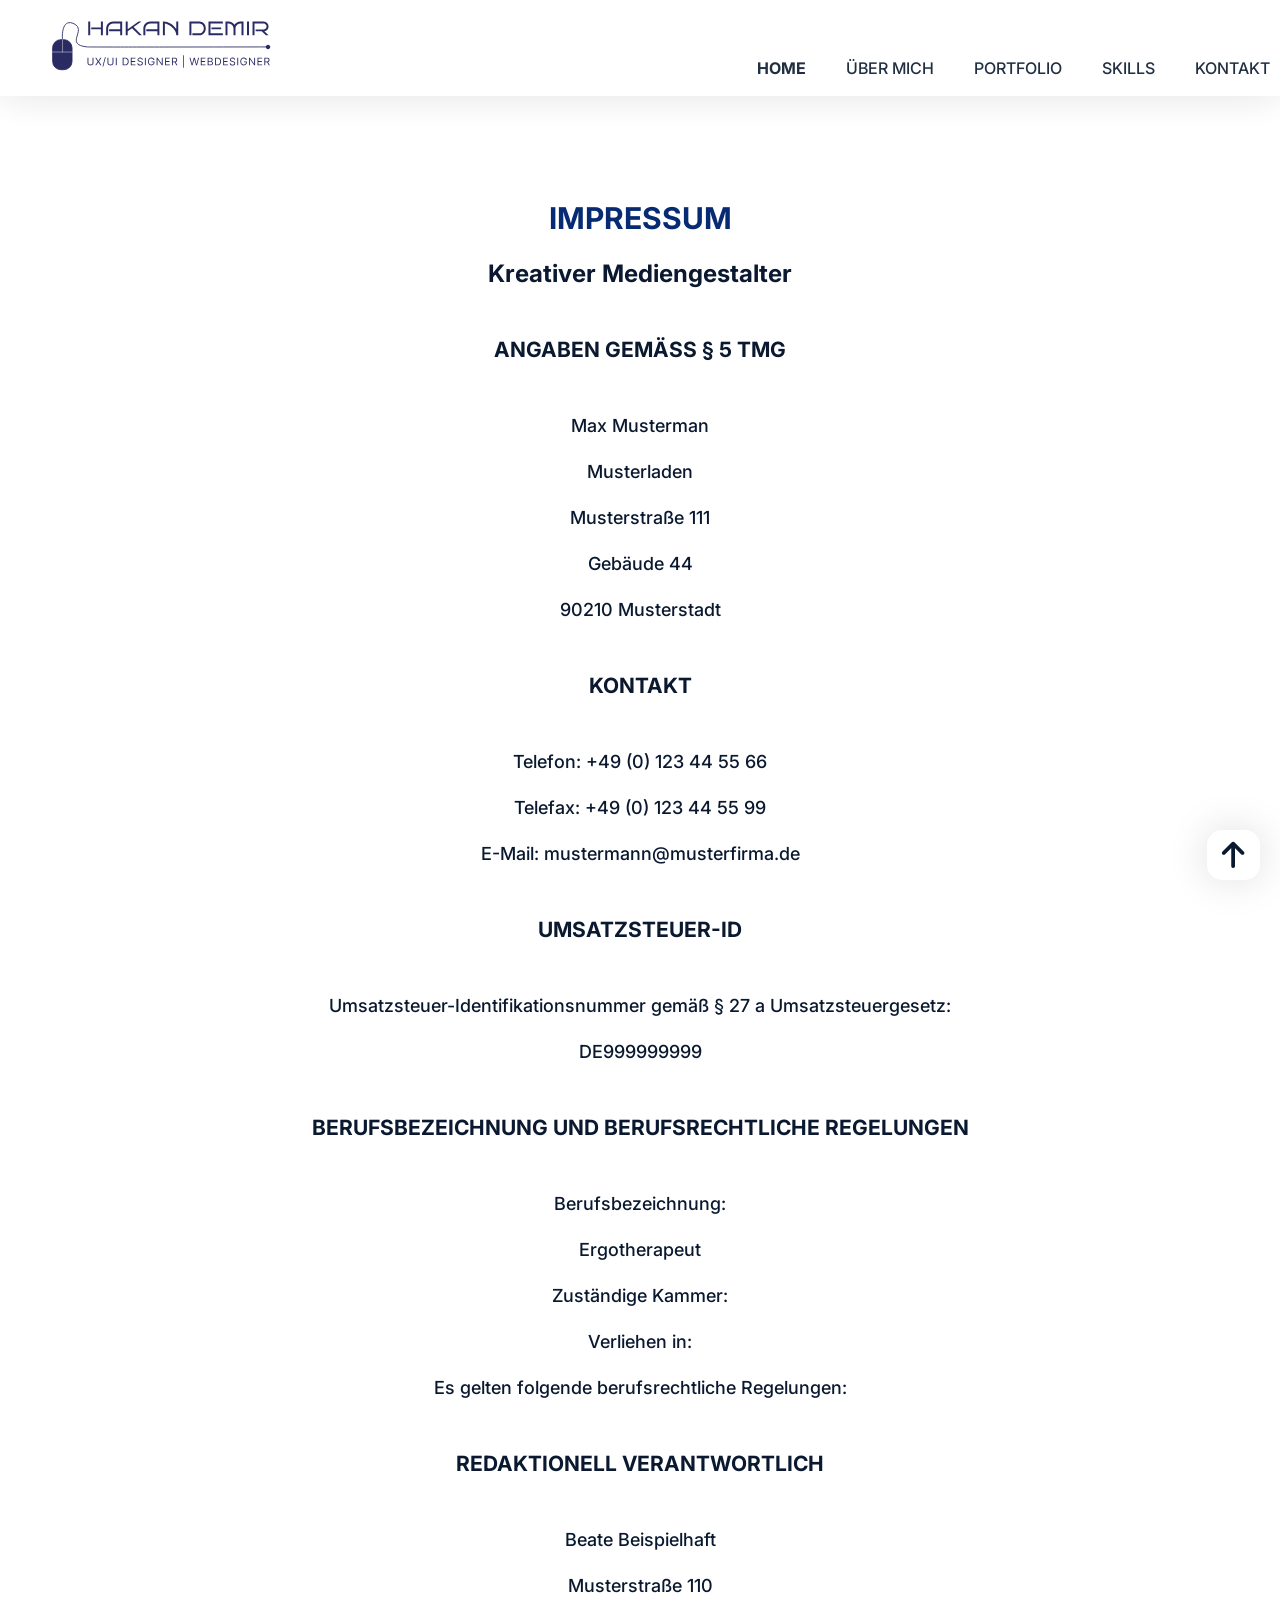
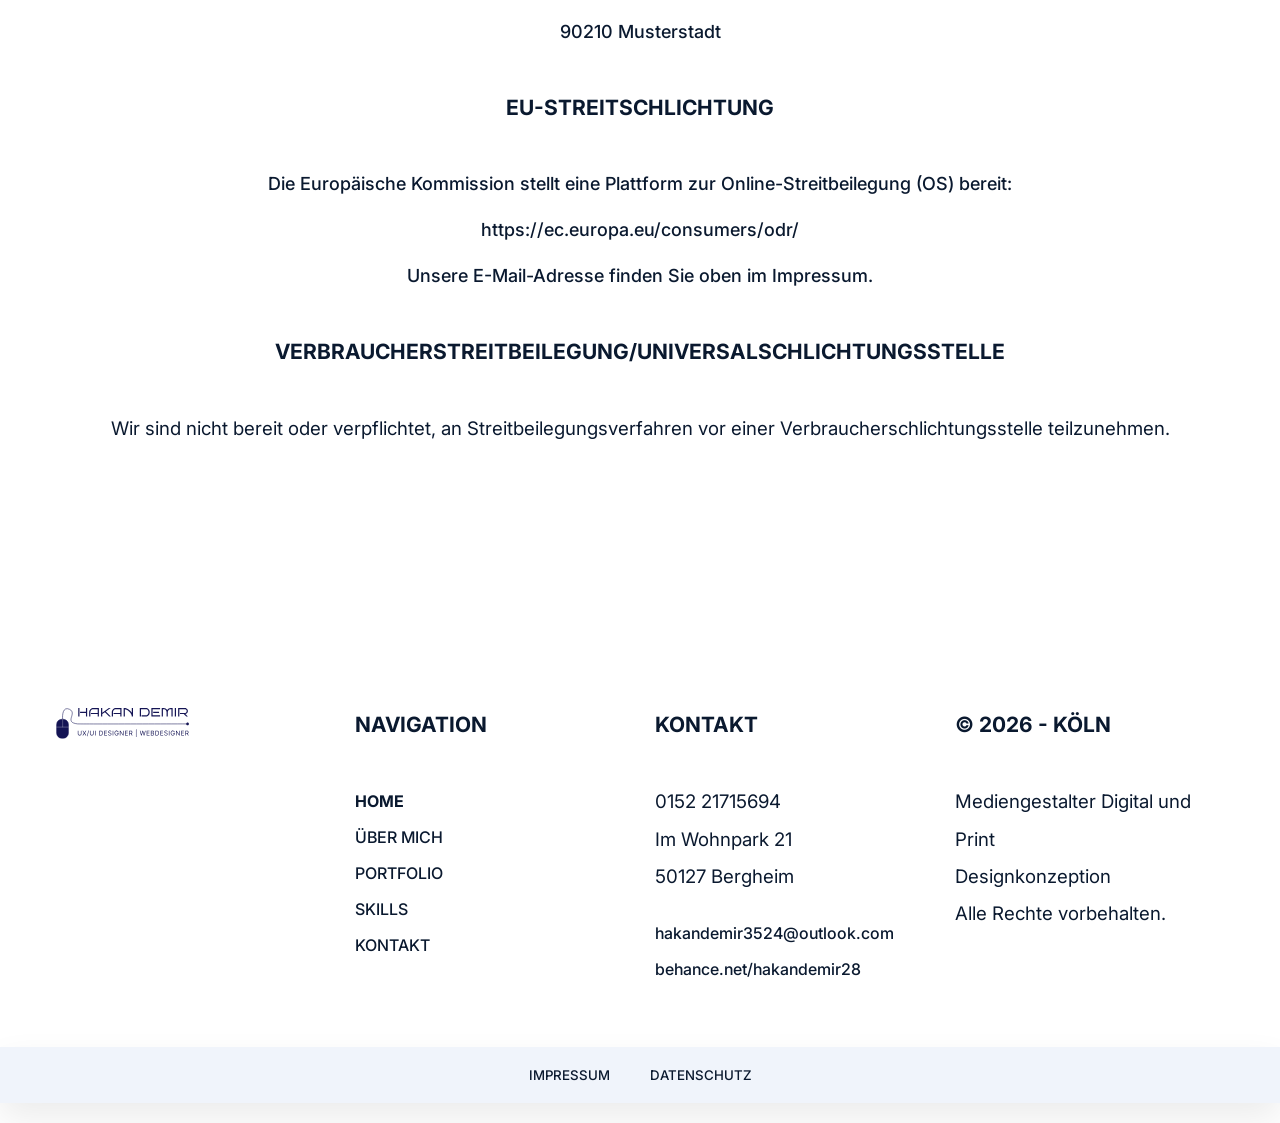
<file: impressum.html>
<!doctype html>
<html>
<head>
<meta charset="utf-8">
	<title>Impressum</title>
	<meta name="viewport" content="width=device-width, initial-scala:1.0">
	<meta name="Description" content="Ich gestalte, Sie beeindrucken. Design mit Charakter, Marken mit Wirkung.">
	<meta name="Keywords" content="Design, Kreative, Ästhetik, Visuelle Konzepte">
	<meta name="Author" content="Hakan Demir">
	<link href="fonts.css" rel="stylesheet" type="text/css">
	<link href="fontawesome/css/all.min.css" rel="stylesheet" type="text/css">
	<link href="template.css" rel="stylesheet" type="text/css">
	
</head>

<body>
	<header>
		
		<a href="index.html"><img src="Bilder/Logo_Webdesigner.svg" alt="logo" title="logo"></a>
		<div class="menu-toggle">
       		☰
    	</div>
		<nav>
			<ul>
				<li class="active"><a href="index.html">home</a></li>
				
				<li><a href="ueber-mich.html">über mich</a>					
				<ul class="submenu">
					<li><a href="ueber-mich.html">Kurz Profil</a></li>
					<li><a href="#bildung">Umschulung</a></li>
					<li><a href="#praktikum">Berufserfahrung</a></li>
					<li><a href="#kompetenz">Kompetenzen</a></li>
					<li><a href="#arbeit">Arbeitweise</a></li>
				</ul>					
				</li>
				
				<li><a href="portfolio.html">Portfolio</a>					
				<ul class="submenu">
					<li><a href="portfolio.html">Corporate Design</a>
						<ul class="submenu">
							<li><a href="https://www.behance.net/gallery/250955229/Designkonzeption-fuer-Turtle-Diving-Resort">Designkonzeption</a></li>
							<li><a href="https://www.behance.net/gallery/251149837/Geschaeftspapier-Corporate-Design-Konzept">Branding</a></li>
							<li><a href="https://www.behance.net/gallery/251020811/Projektarbeit_Logo_Design_Startnow">Logo</a></li>
						</ul>
					</li>
					<li><a href="#">Printdesign</a>
						<ul class="submenu">
							<li><a href="https://www.behance.net/gallery/251019937/Praktikum_Erfahrungen_Flyer">Flyer</a></li>
							<li><a href="#">Broschüre</a></li>
							<li><a href="https://www.behance.net/gallery/251022479/Projektarbeit_Visitenkarte">Visitenkarte</a></li>
							<li><a href="https://www.behance.net/gallery/251151825/Einheitliches-Cover-Design-Studie">Magazin</a></li>
							<li><a href="https://www.behance.net/gallery/251154139/DVD-Cover-Design-Atmosphaerisches-Visual-Konzept">Cover Design</a></li>
						</ul>
					</li>
					<li><a href="#">Webdesign</a>
					<li><a href="https://www.behance.net/gallery/251150983/Animiertes-Portraet-Erste-Motion-Design">Animation</a></li>
					<li><a href="#video">Motion Design</a>
						<ul class="submenu">
							<li><a href="https://www.behance.net/gallery/251148721/Projektarbeit_Citylight_Erstellen">Citylight Erstellen</a></li>
							<li><a href="https://www.behance.net/gallery/251022685/Projektarbeit_Particular_Effekt">Particular Effects</a></li>
						</ul>
					</li>
					<li><a href="#video">Social Media Designs</a></li>
						  						
					</li>
				</ul>					
				</li>

				<li><a href="skills.html">skills</a>				
					<ul class="submenu">
						<li><a href="skills.html">Webdesign</a>
							<ul class="submenu">
								<li><a href="#">HTML5</a></li>
								<li><a href="#">CSS3</a></li>
								<li><a href="#">Bootstrap</a></li>
								<li><a href="#">JavaScript</a></li>
							</ul>
						</li>
						<li><a href="skills.html">UI/UX Design</a>
							<ul class="submenu">
								<li><a href="#">Figma</a></li>
								<li><a href="#">Wireframes</a></li>
								<li><a href="#">Prototyping</a></li>
								<li><a href="#">Responsive Design</a></li>
							</ul>
						</li>
						<li><a href="skills.html">Grafikdesign</a>
							<ul class="submenu">
								<li><a href="#">Adobe Photoshop</a></li>
								<li><a href="#">Adobe Illustrator</a></li>
								<li><a href="#">Adobe InDesign</a></li>
						  	</ul>
						</li>
						<li><a href="skills.html">CMS & Development</a>
							<ul class="submenu">
								<li><a href="#">WordPress</a></li>
								<li><a href="#">Joomla</a></li>
								<li><a href="#">PHP </a></li>
								<li><a href="#">MySQL </a></li>
						  	</ul>
						</li>
					</ul>
				</li>
				<li><a href="kontakt.html">Kontakt</a>
					 <ul class="submenu">
						<li><a href="#kontaktformular">Kontaktformular</a></li>
						<li><a href="#häufige-fragen">Häufige Fragen</a></li>
						<li><a href="#socialmedia">Social Media</a></li>
					  </ul>
				</li>
			</ul>
		
		</nav>
		
	</header>
	<main>
		
		<section id="impressum" class="abstand zentriert">
			<div class="row small">
				<div class="col-12">
						<h1>Impressum</h1>
                        <h2>Kreativer Mediengestalter</h2>

                        <h3>Angaben gem&auml;&szlig; &sect; 5 TMG</h3>
                        <nav>
							<ul>
								<li>Max Musterman</li>
								<li>Musterladen</li>
								<li>Musterstra&szlig;e 111</li>
								<li>Geb&auml;ude 44</li>
								<li>90210 Musterstadt</li>
							</ul>
						</nav>
				
                        <h3>Kontakt</h3>
						<nav>
							<ul>
								<li>Telefon: +49 (0) 123 44 55 66</li>
								<li>Telefax: +49 (0) 123 44 55 99</li>
								<li>E-Mail: mustermann@musterfirma.de</li>
							</ul>
						</nav>
                     
                        <h3>Umsatzsteuer-ID</h3>
						<nav>
							<ul>
								<li>Umsatzsteuer-Identifikationsnummer gem&auml;&szlig; &sect; 27 a Umsatzsteuergesetz:</li>
								<li>DE999999999</li>
								
							</ul>
						</nav>
                        <h3>Berufsbezeichnung und berufsrechtliche Regelungen</h3>
						<nav>
							<ul>
								<li>Berufsbezeichnung:</li>
								<li>Ergotherapeut</li>
								<li>Zust&auml;ndige Kammer:</li>
								<li>Verliehen in:</li>
								<li>Es gelten folgende berufsrechtliche Regelungen:</li>
							</ul>
						</nav>
           
                        <h3>Redaktionell verantwortlich</h3>
                    	<nav>
							<ul>
								<li>Beate Beispielhaft</li>
								<li>Musterstra&szlig;e 110</li>
								<li>90210 Musterstadt</li>
							</ul>
						</nav>    
					
                        <h3>EU-Streitschlichtung</h3>
						<nav>
							<ul>
								<li>Die Europ&auml;ische Kommission stellt eine Plattform zur Online-Streitbeilegung (OS) bereit:</li>
								<li><a href="https://ec.europa.eu/consumers/odr/" target="_blank" rel="noopener noreferrer">https://ec.europa.eu/consumers/odr/</a></li>
								<li>Unsere E-Mail-Adresse finden Sie oben im Impressum.</li>
							</ul>
						</nav> 
                       	<h3>Verbraucher&shy;streit&shy;beilegung/Universal&shy;schlichtungs&shy;stelle</h3>
                        <p>Wir sind nicht bereit oder verpflichtet, an Streitbeilegungsverfahren vor einer Verbraucherschlichtungsstelle teilzunehmen.</p>
				</div>
			</div>
		</section>
		
	</main>
		
	
	<footer>
		<section class="footerbereich abstand">
			<div class="row full">
				
				<div class="col-3 handy-footer">
					<a href="index.html"><img src="Bilder/Logo_Webdesigner.svg" alt="footer-bild-logo" title="footer-bild-logo"></a>
									
				</div>
				<div class="col-3 handy-footer">
					<h3>navigation</h3>
					<nav>
						<ul>
							<li class="active"><a href="index.html">Home</a></li>
							<li><a href="ueber-mich.html">Über mich</a></li>
							<li><a href="portfolio.html">Portfolio</a></li>
							<li><a href="skills.html">skills</a></li>
							<li><a href="kontakt.html">Kontakt</a></li>
						</ul>
							
					</nav>
								
				</div>
				<div class="col-3">
					<h3>kontakt</h3>
					<p>0152 21715694<br>
					Im Wohnpark 21<br>
					50127 Bergheim</p>
					<a href="mailto:hakandemir3524@outlook.com">hakandemir3524@outlook.com</a><br>
					<a href="https://www.behance.net/hakandemir28">behance.net/hakandemir28</a>				
				</div>
				<div class="col-3">
					<h3>&copy; 2026 - Köln</h3>
					
					<p>Mediengestalter Digital und Print<br>
						Designkonzeption <br>
					Alle Rechte vorbehalten.</p>
				
				</div>
						
			</div>
			
		</section>

		<section id="rechtliches">
		<div class="zentriert blau">
			<nav>
			  <ul>
				<li><a href="impressum.html">Impressum</a></li>
				<li><a href="datenschutz.html">Datenschutz</a></li>
				
			  </ul>
		  </nav>
		</div>
		  
		</section>
		
	</footer>
<a href="#impressum" id="scroll-to-top" class="fa-solid fa-arrow-up"></a>
</body>
</html>
</file>
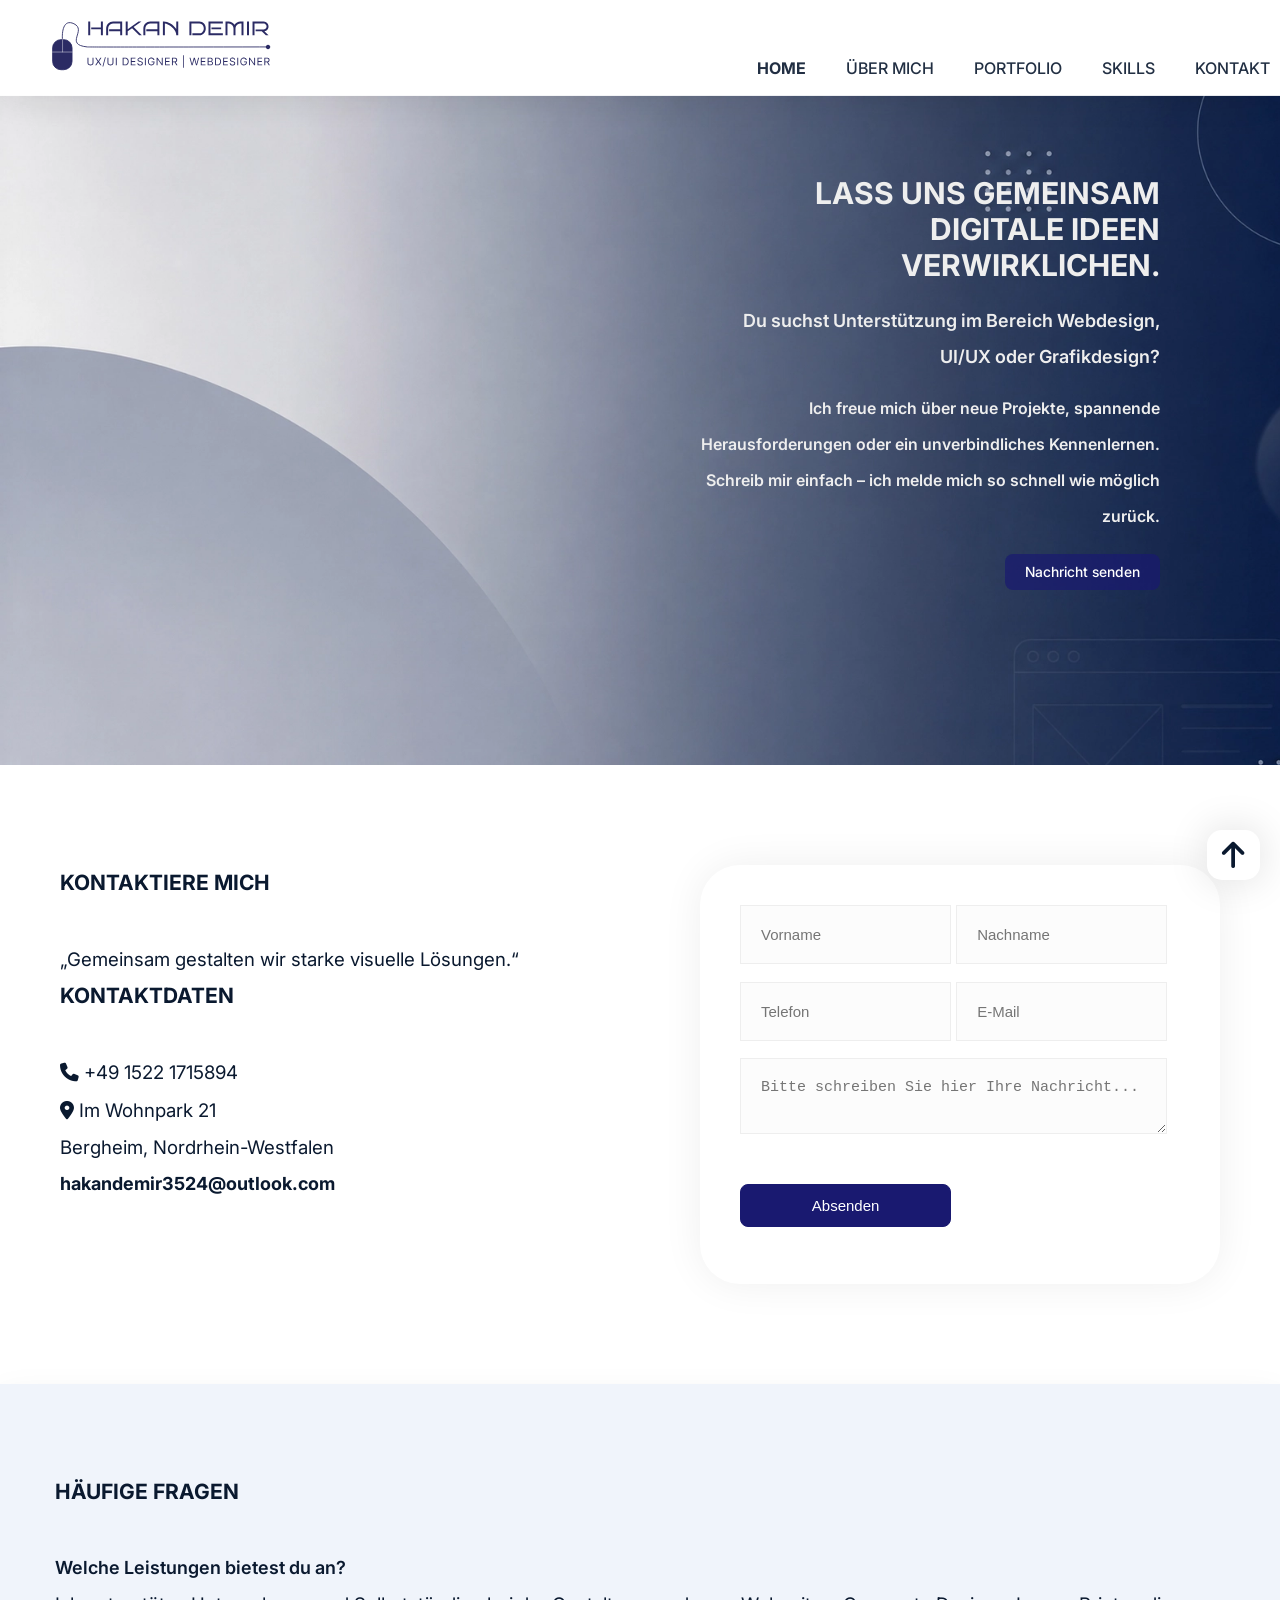
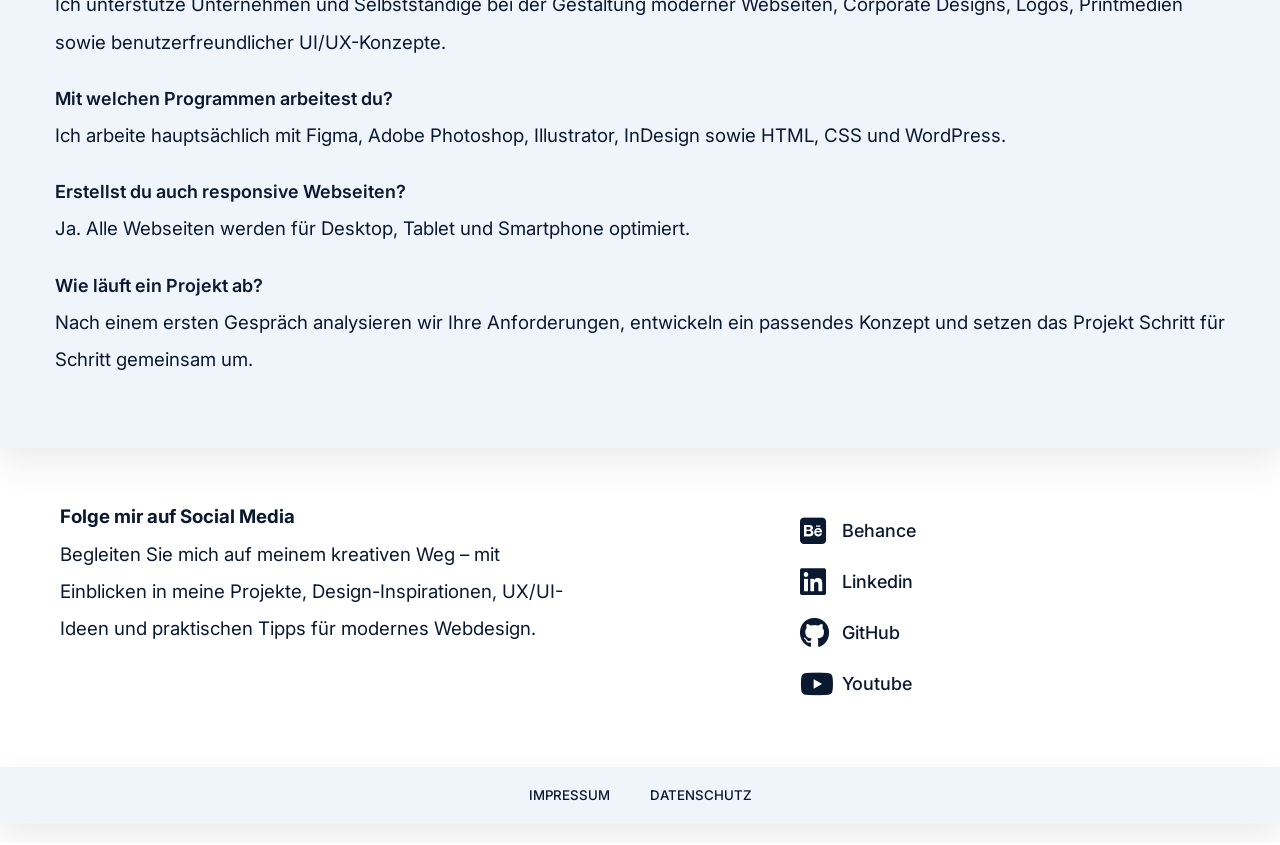
<file: kontakt.html>
<!doctype html>
<html>
<head>
<meta charset="utf-8">
	<title>Kontakt</title>
	<meta name="viewport" content="width=device-width, initial-scala:1.0">
	<meta name="Description" content="Ich gestalte, Sie beeindrucken. Design mit Charakter, Marken mit Wirkung.">
	<meta name="Keywords" content="Design, Kreative, Ästhetik, Visuelle Konzepte">
	<meta name="Author" content="Hakan Demir">
	<link href="fonts.css" rel="stylesheet" type="text/css">
	<link href="fontawesome/css/all.min.css" rel="stylesheet" type="text/css">
	<link href="template.css" rel="stylesheet" type="text/css">
	
</head>

<body>
	<header>
		<a href="index.html"><img src="Bilder/Logo_Webdesigner.svg" alt="logo" title="logo"></a>
		<div class="menu-toggle">
       		☰
    	</div>
		<nav >
			<ul>
				<li class="active"><a href="index.html">home</a></li>
				
				<li><a href="ueber-mich.html">über mich</a>				
				<ul class="submenu">
					<li><a href="ueber-mich.html">Kurz Profil</a></li>
					<li><a href="#bildung">Umschulung</a></li>
					<li><a href="#praktikum">Berufserfahrung</a></li>
					<li><a href="#kompetenz">Kompetenzen</a></li>
					<li><a href="#arbeit">Arbeitweise</a></li>
				</ul>					
				</li>
				
				<li><a href="portfolio.html">Portfolio</a>					
				<ul class="submenu">
					<li><a href="portfolio.html">Corporate Design</a>
						<ul class="submenu">
							<li><a href="https://www.behance.net/gallery/250955229/Designkonzeption-fuer-Turtle-Diving-Resort">Designkonzeption</a></li>
							<li><a href="https://www.behance.net/gallery/251149837/Geschaeftspapier-Corporate-Design-Konzept">Branding</a></li>
							<li><a href="https://www.behance.net/gallery/251020811/Projektarbeit_Logo_Design_Startnow">Logo</a></li>
						</ul>
					</li>
					<li><a href="#">Printdesign</a>
						<ul class="submenu">
							<li><a href="https://www.behance.net/gallery/251019937/Praktikum_Erfahrungen_Flyer">Flyer</a></li>
							<li><a href="#">Broschüre</a></li>
							<li><a href="https://www.behance.net/gallery/251022479/Projektarbeit_Visitenkarte">Visitenkarte</a></li>
							<li><a href="https://www.behance.net/gallery/251151825/Einheitliches-Cover-Design-Studie">Magazin</a></li>
							<li><a href="https://www.behance.net/gallery/251154139/DVD-Cover-Design-Atmosphaerisches-Visual-Konzept">Cover Design</a></li>
						</ul>
					</li>
					<li><a href="#">Webdesign</a>
					<li><a href="https://www.behance.net/gallery/251150983/Animiertes-Portraet-Erste-Motion-Design">Animation</a></li>
					<li><a href="#video">Motion Design</a>
						<ul class="submenu">
							<li><a href="https://www.behance.net/gallery/251148721/Projektarbeit_Citylight_Erstellen">Citylight Erstellen</a></li>
							<li><a href="https://www.behance.net/gallery/251022685/Projektarbeit_Particular_Effekt">Particular Effects</a></li>
						</ul>
					</li>
					<li><a href="#video">Social Media Designs</a></li>
						  						
					</li>
				</ul>					
				</li>

				<li><a href="skills.html">skills</a>				
					<ul class="submenu">
						<li><a href="skills.html">Webdesign</a>
							<ul class="submenu">
								<li><a href="#">HTML5</a></li>
								<li><a href="#">CSS3</a></li>
								<li><a href="#">Bootstrap</a></li>
								<li><a href="#">JavaScript</a></li>
							</ul>
						</li>
						<li><a href="skills.html">UI/UX Design</a>
							<ul class="submenu">
								<li><a href="#">Figma</a></li>
								<li><a href="#">Wireframes</a></li>
								<li><a href="#">Prototyping</a></li>
								<li><a href="#">Responsive Design</a></li>
							</ul>
						</li>
						<li><a href="skills.html">Grafikdesign</a>
							<ul class="submenu">
								<li><a href="#">Adobe Photoshop</a></li>
								<li><a href="#">Adobe Illustrator</a></li>
								<li><a href="#">Adobe InDesign</a></li>
						  	</ul>
						</li>
						<li><a href="skills.html">CMS & Development</a>
							<ul class="submenu">
								<li><a href="#">WordPress</a></li>
								<li><a href="#">Joomla</a></li>
								<li><a href="#">PHP </a></li>
								<li><a href="#">MySQL </a></li>
						  	</ul>
						</li>
					</ul>
				</li>
				<li><a href="kontakt.html">Kontakt</a>
					 <ul class="submenu">
						<li><a href="#kontaktformular">Kontaktformular</a></li>
						<li><a href="#häufige-fragen">Häufige Fragen</a></li>
						<li><a href="#socialmedia">Social Media</a></li>
					  </ul>
				</li>
			</ul>
		
		</nav>
		
	</header>
	<main>
		
		<section id="titelbild-4" class="tb-4">
			<div class="row medium-3">
				<div class="col-6"> </div>
				
					<div id="titel" class="col-6 medium-2">
						<h1>Lass uns gemeinsam digitale Ideen verwirklichen.</h1>
						<h4>Du suchst Unterstützung im Bereich Webdesign, UI/UX oder Grafikdesign?</h4>
						<h5> Ich freue mich über neue Projekte, spannende Herausforderungen oder ein
						unverbindliches Kennenlernen. Schreib mir einfach – ich melde mich so schnell wie möglich zurück.
						</h5>
						<a href="#kontaktformular" class="button">Nachricht senden</a>
					</div>
				</div>
		</section>
		<section id="handy-titel">
			<div class="row zentriert">
			
				<div  class="col-12">
					<h1>Lass uns gemeinsam digitale Ideen verwirklichen.</h1>
						<h4>Du suchst Unterstützung im Bereich Webdesign, UI/UX oder Grafikdesign?</h4>
						<h5> Ich freue mich über neue Projekte, spannende Herausforderungen oder ein
						unverbindliches Kennenlernen. Schreib mir einfach – ich melde mich so schnell wie möglich zurück.
						</h5>
						<a href="#kontaktformular" class="button">Nachricht senden</a>
				</div>

			</div>
			
		</section>
		<section id="kontaktformular" class="abstand formular">
			<div class="row abstand active">
				<div class="col-6 medium-2">
					<h3>Kontaktiere mich</h3>
					<p>„Gemeinsam gestalten wir starke visuelle Lösungen.“</p>
					<h3>Kontaktdaten</h3>
					<p><i class="fa-solid fa-phone"></i> +49 1522 1715894<br>
							<i class="fa-solid fa-location-dot"></i>
					Im Wohnpark 21 <br>
					Bergheim, Nordrhein-Westfalen
					</p>
					<a href="mailto:hakandemir3524@outlook.com">hakandemir3524@outlook.com</a>
				</div>
				<div class="col-6 medium-2">
					<form action="https://formspree.io/f/xvzeaedg" method="post">
						<input type="text" name="Vorname" placeholder="Vorname" maxlength="30" required>
						<input type="text" name="Nachname" placeholder="Nachname" maxlength="30" required>
						<input type="tel" name="Telefon" placeholder="Telefon" maxlength="20">
						<input type="email" name="Email" placeholder="E-Mail" required>
						<textarea name="Nachricht" placeholder="Bitte schreiben Sie hier Ihre Nachricht..." required></textarea>
						<input class="button" type="submit" name="absenden" value="Absenden">
					</form>

				</div>
			</div>
		</section>
		
		
		
		<section id="häufige-fragen" >
		
			<div class="row blau abstand">
				<div class="col-12 small">
					<h3>Häufige Fragen</h3>
					<h4>Welche Leistungen bietest du an?</h4>
					<p>Ich unterstütze Unternehmen und Selbstständige bei der Gestaltung moderner Webseiten, Corporate Designs, Logos, Printmedien sowie benutzerfreundlicher UI/UX-Konzepte.</p>
					<h4>Mit welchen Programmen arbeitest du?</h4>
					<p>Ich arbeite hauptsächlich mit Figma, Adobe Photoshop, Illustrator, InDesign sowie HTML, CSS und WordPress.</p>
					<h4>Erstellst du auch responsive Webseiten?</h4>
					<p>Ja. Alle Webseiten werden für Desktop, Tablet und Smartphone optimiert.</p>
					<h4>Wie läuft ein Projekt ab?</h4>
					<p>Nach einem ersten Gespräch analysieren wir Ihre Anforderungen, entwickeln ein passendes Konzept und setzen das Projekt Schritt für Schritt gemeinsam um.</p>
				</div>
			</div>
		
		</section>
		<section id="socialmedia">
			<div class="row abstand">
				<div class="col-6 medium-2">
						<p><strong>Folge mir auf Social Media</strong> <br>
						Begleiten Sie mich auf meinem kreativen Weg – mit Einblicken in meine Projekte, Design-Inspirationen, 
						UX/UI-Ideen und praktischen Tipps für modernes Webdesign.</p>
				</div>
				<div class="col-6 medium-2">
					<nav>
						<ul>
							<li ><a href="https://www.behance.net/hakandemir28"><i class="fa-brands fa-square-behance"></i>Behance</a></li>
							<li><a href="https://www.linkedin.com/in/hakan-demir-7427b423a"><i class="fa-brands fa-linkedin"></i> Linkedin</a></li>
							<li><a href="https://github.com/hakandemir3524-create"><i class="fa-brands fa-github"></i> GitHub </a></li>
							<li><a href="https://www.youtube.com/@H-D_Design/shorts"><i class="fa-brands fa-youtube"></i> Youtube </a></li>
						</ul>
					</nav>
					
				</div>
			
			</div>
	
		</section>
		
	
	</main>
		
	
	<footer>
		
		<section id="rechtliches">
		<div class="zentriert blau">
			<nav>
			  <ul>
				<li><a href="impressum.html">Impressum</a></li>
				<li><a href="datenschutz.html">Datenschutz</a></li>
				
			  </ul>
		  </nav>
		</div>
		  
		</section>
		
	</footer>
<a href="#titelbild-4" id="scroll-to-top" class="fa-solid fa-arrow-up"></a>

<script src="main.js"></script>
</body>
</html>
</file>
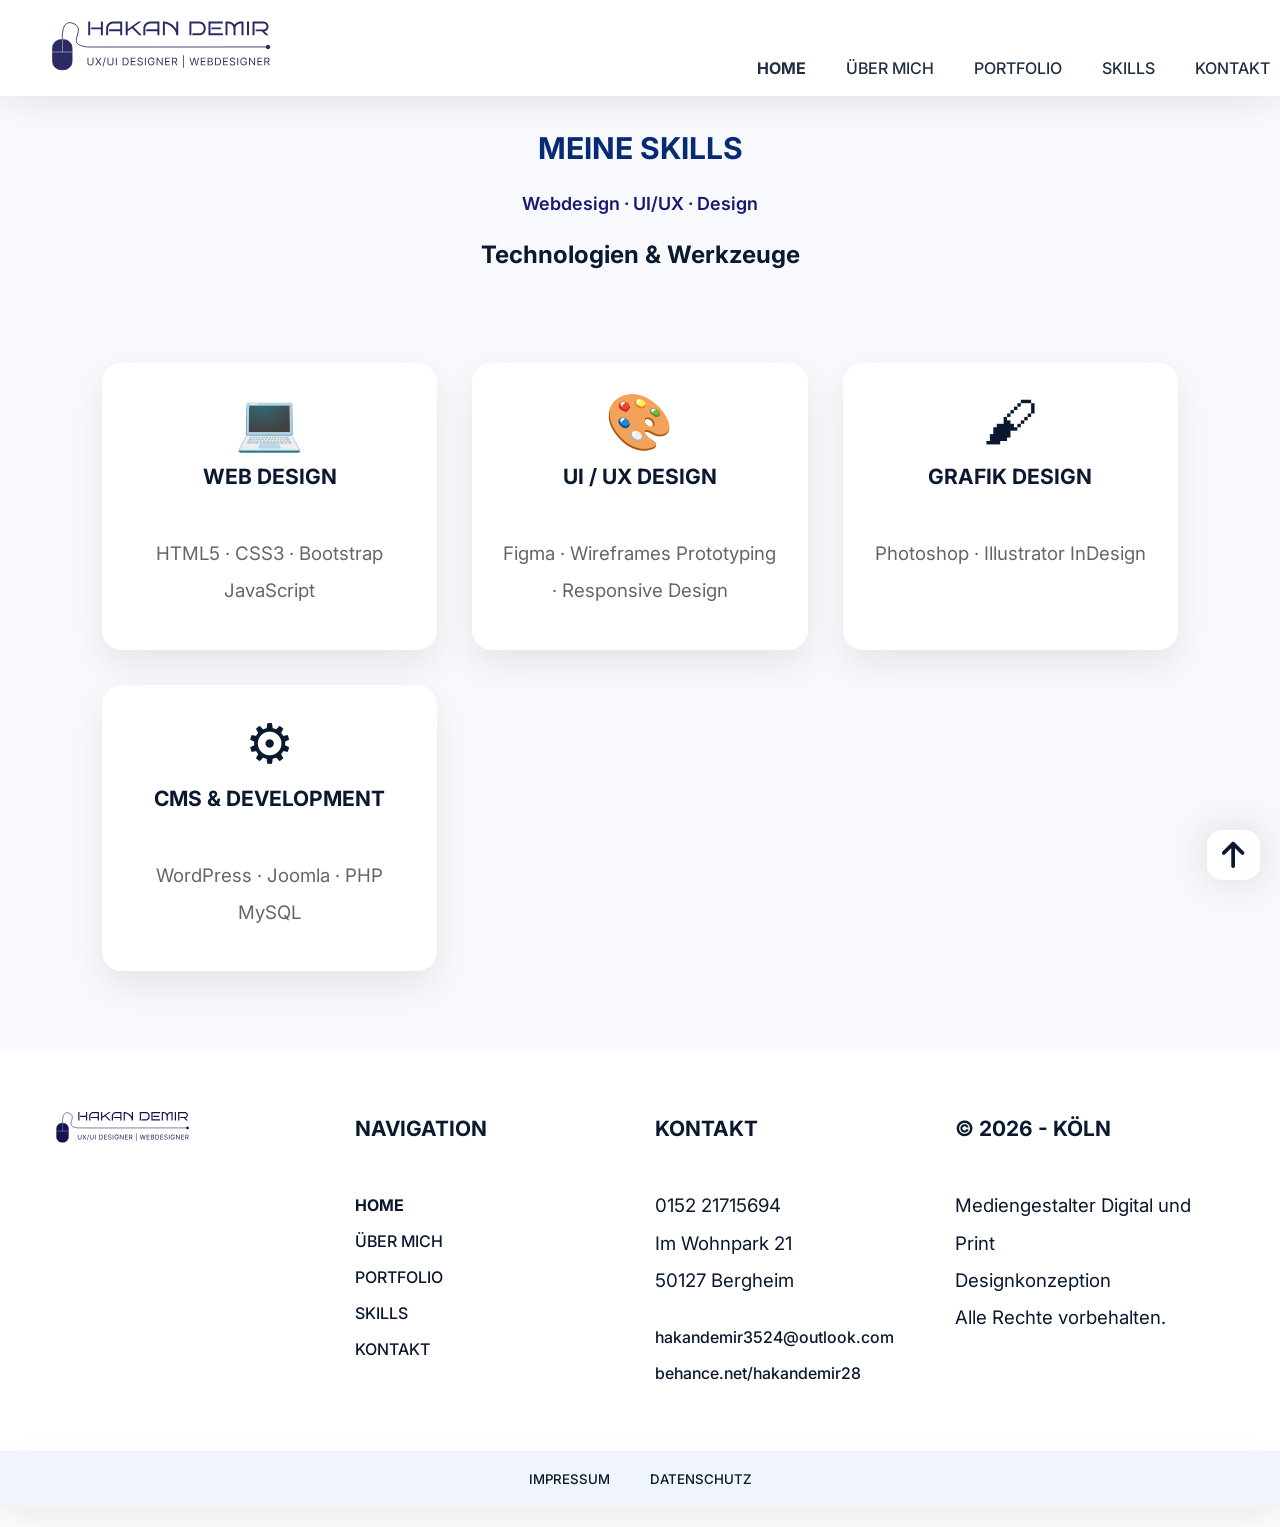
<file: skills.html>
<!doctype html>
<html>
<head>
<meta charset="utf-8">
	<title>Skills</title>
	<meta name="viewport" content="width=device-width, initial-scale=1.0">
	<meta name="Description" content="Ich gestalte, Sie beeindrucken. Design mit Charakter, Marken mit Wirkung.">
	<meta name="Keywords" content="Design, Kreative, Ästhetik, Visuelle Konzepte">
	<meta name="Author" content="Hakan Demir">
	<link href="fonts.css" rel="stylesheet" type="text/css">
	<link href="fontawesome/css/all.min.css" rel="stylesheet" type="text/css">
	<link href="template.css" rel="stylesheet" type="text/css">
	
</head>

<body>
	<header>
		<a href="index.html"><img src="Bilder/Logo_Webdesigner.svg" alt="logo" title="logo"></a>
		<div class="menu-toggle">
       		☰
    	</div>
		<nav >
			<ul>
				<li class="active"><a href="index.html">home</a></li>
				
				<li><a href="ueber-mich.html">über mich</a>					
				<ul class="submenu">
					<li><a href="ueber-mich.html">Kurz Profil</a></li>
					<li><a href="#bildung">Umschulung</a></li>
					<li><a href="#praktikum">Berufserfahrung</a></li>
					<li><a href="#kompetenz">Kompetenzen</a></li>
					<li><a href="#arbeit">Arbeitweise</a></li>
				</ul>					
				</li>
				
				<li><a href="portfolio.html">Portfolio</a>					
				<ul class="submenu">
					<li><a href="portfolio.html">Corporate Design</a>
						<ul class="submenu">
							<li><a href="https://www.behance.net/gallery/250955229/Designkonzeption-fuer-Turtle-Diving-Resort">Designkonzeption</a></li>
							<li><a href="https://www.behance.net/gallery/251149837/Geschaeftspapier-Corporate-Design-Konzept">Branding</a></li>
							<li><a href="https://www.behance.net/gallery/251020811/Projektarbeit_Logo_Design_Startnow">Logo</a></li>
						</ul>
					</li>
					<li><a href="#">Printdesign</a>
						<ul class="submenu">
							<li><a href="https://www.behance.net/gallery/251019937/Praktikum_Erfahrungen_Flyer">Flyer</a></li>
							<li><a href="#">Broschüre</a></li>
							<li><a href="https://www.behance.net/gallery/251022479/Projektarbeit_Visitenkarte">Visitenkarte</a></li>
							<li><a href="https://www.behance.net/gallery/251151825/Einheitliches-Cover-Design-Studie">Magazin</a></li>
							<li><a href="https://www.behance.net/gallery/251154139/DVD-Cover-Design-Atmosphaerisches-Visual-Konzept">Cover Design</a></li>
						</ul>
					</li>
					<li><a href="#">Webdesign</a>
					<li><a href="https://www.behance.net/gallery/251150983/Animiertes-Portraet-Erste-Motion-Design">Animation</a></li>
					<li><a href="#video">Motion Design</a>
						<ul class="submenu">
							<li><a href="https://www.behance.net/gallery/251148721/Projektarbeit_Citylight_Erstellen">Citylight Erstellen</a></li>
							<li><a href="https://www.behance.net/gallery/251022685/Projektarbeit_Particular_Effekt">Particular Effects</a></li>
						</ul>
					</li>
					<li><a href="#video">Social Media Designs</a></li>
						  						
					</li>
				</ul>					
				</li>

				<li><a href="skills.html">skills</a>				
					<ul class="submenu">
						<li><a href="skills.html">Webdesign</a>
							<ul class="submenu">
								<li><a href="#">HTML5</a></li>
								<li><a href="#">CSS3</a></li>
								<li><a href="#">Bootstrap</a></li>
								<li><a href="#">JavaScript</a></li>
							</ul>
						</li>
						<li><a href="skills.html">UI/UX Design</a>
							<ul class="submenu">
								<li><a href="#">Figma</a></li>
								<li><a href="#">Wireframes</a></li>
								<li><a href="#">Prototyping</a></li>
								<li><a href="#">Responsive Design</a></li>
							</ul>
						</li>
						<li><a href="skills.html">Grafikdesign</a>
							<ul class="submenu">
								<li><a href="#">Adobe Photoshop</a></li>
								<li><a href="#">Adobe Illustrator</a></li>
								<li><a href="#">Adobe InDesign</a></li>
						  	</ul>
						</li>
						<li><a href="skills.html">CMS & Development</a>
							<ul class="submenu">
								<li><a href="#">WordPress</a></li>
								<li><a href="#">Joomla</a></li>
								<li><a href="#">PHP </a></li>
								<li><a href="#">MySQL </a></li>
						  	</ul>
						</li>
					</ul>
				</li>
				<li><a href="kontakt.html">Kontakt</a>
					 <ul class="submenu">
						<li><a href="#kontaktformular">Kontaktformular</a></li>
						<li><a href="#häufige-fragen">Häufige Fragen</a></li>
						<li><a href="#socialmedia">Social Media</a></li>
					  </ul>
				</li>
			</ul>
		
		</nav>
		
	</header>
	
	
	<main>
		
		<section id="skills" class="skills">
			<div class="col-12 abstand zentriert">
				<h1>Meine Skills</h1>
				<h4>Webdesign · UI/UX · Design</h4>

				<h2>Technologien & Werkzeuge</h2>

			</div>
			
			<div class="skills-grid">

				<div class="skill-card">
					<div class="icon">💻</div>
					<h3>Web Design</h3>
					<p>HTML5 · CSS3 · Bootstrap JavaScript</p>
				</div>

				<div class="skill-card">
					<div class="icon">🎨</div>
					<h3>UI / UX Design</h3>
					<p>Figma · Wireframes Prototyping · Responsive Design</p>
				</div>

				<div class="skill-card">
					<div class="icon">🖌</div>
					<h3>Grafik Design</h3>
					<p>Photoshop · Illustrator InDesign</p>
				</div>

				<div class="skill-card">
					<div class="icon">⚙</div>
					<h3>CMS & Development</h3>
					<p>WordPress · Joomla · PHP MySQL</p>
				</div>

			</div>

		</section>
	</main>
		
	
	<footer>
		<section class="footerbereich abstand">
			<div class="row full">
				
				<div class="col-3 handy-footer">
					<a href="index.html"><img src="Bilder/Logo_Webdesigner.svg" alt="footer-bild-logo" title="footer-bild-logo"></a>
									
				</div>
				<div class="col-3 handy-footer">
					<h3>navigation</h3>
					<nav>
						<ul>
							<li class="active"><a href="index.html">Home</a></li>
							<li><a href="ueber-mich.html">Über mich</a></li>
							<li><a href="portfolio.html">Portfolio</a></li>
							<li><a href="skills.html">skills</a></li>
							<li><a href="kontakt.html">Kontakt</a></li>
						</ul>
							
					</nav>
								
				</div>
				<div class="col-3">
					<h3>kontakt</h3>
					<p>0152 21715694<br>
					Im Wohnpark 21<br>
					50127 Bergheim</p>
					<a href="mailto:hakandemir3524@outlook.com">hakandemir3524@outlook.com</a><br>
					<a href="https://www.behance.net/hakandemir28">behance.net/hakandemir28</a>				
				</div>
				<div class="col-3">
					<h3>&copy; 2026 - Köln</h3>
					
					<p>Mediengestalter Digital und Print<br>
						Designkonzeption <br>
					Alle Rechte vorbehalten.</p>
				
				</div>
						
			</div>
			
		</section>

		<section id="rechtliches">
		<div class="zentriert blau">
			<nav>
			  <ul>
				<li><a href="impressum.html">Impressum</a></li>
				<li><a href="datenschutz.html">Datenschutz</a></li>
				
			  </ul>
		  </nav>
		</div>
		  
		</section>
		
	</footer>
<a href="#skills" id="scroll-to-top" class="fa-solid fa-arrow-up"></a>
<script src="main.js"></script>
</body>
</html>
</file>
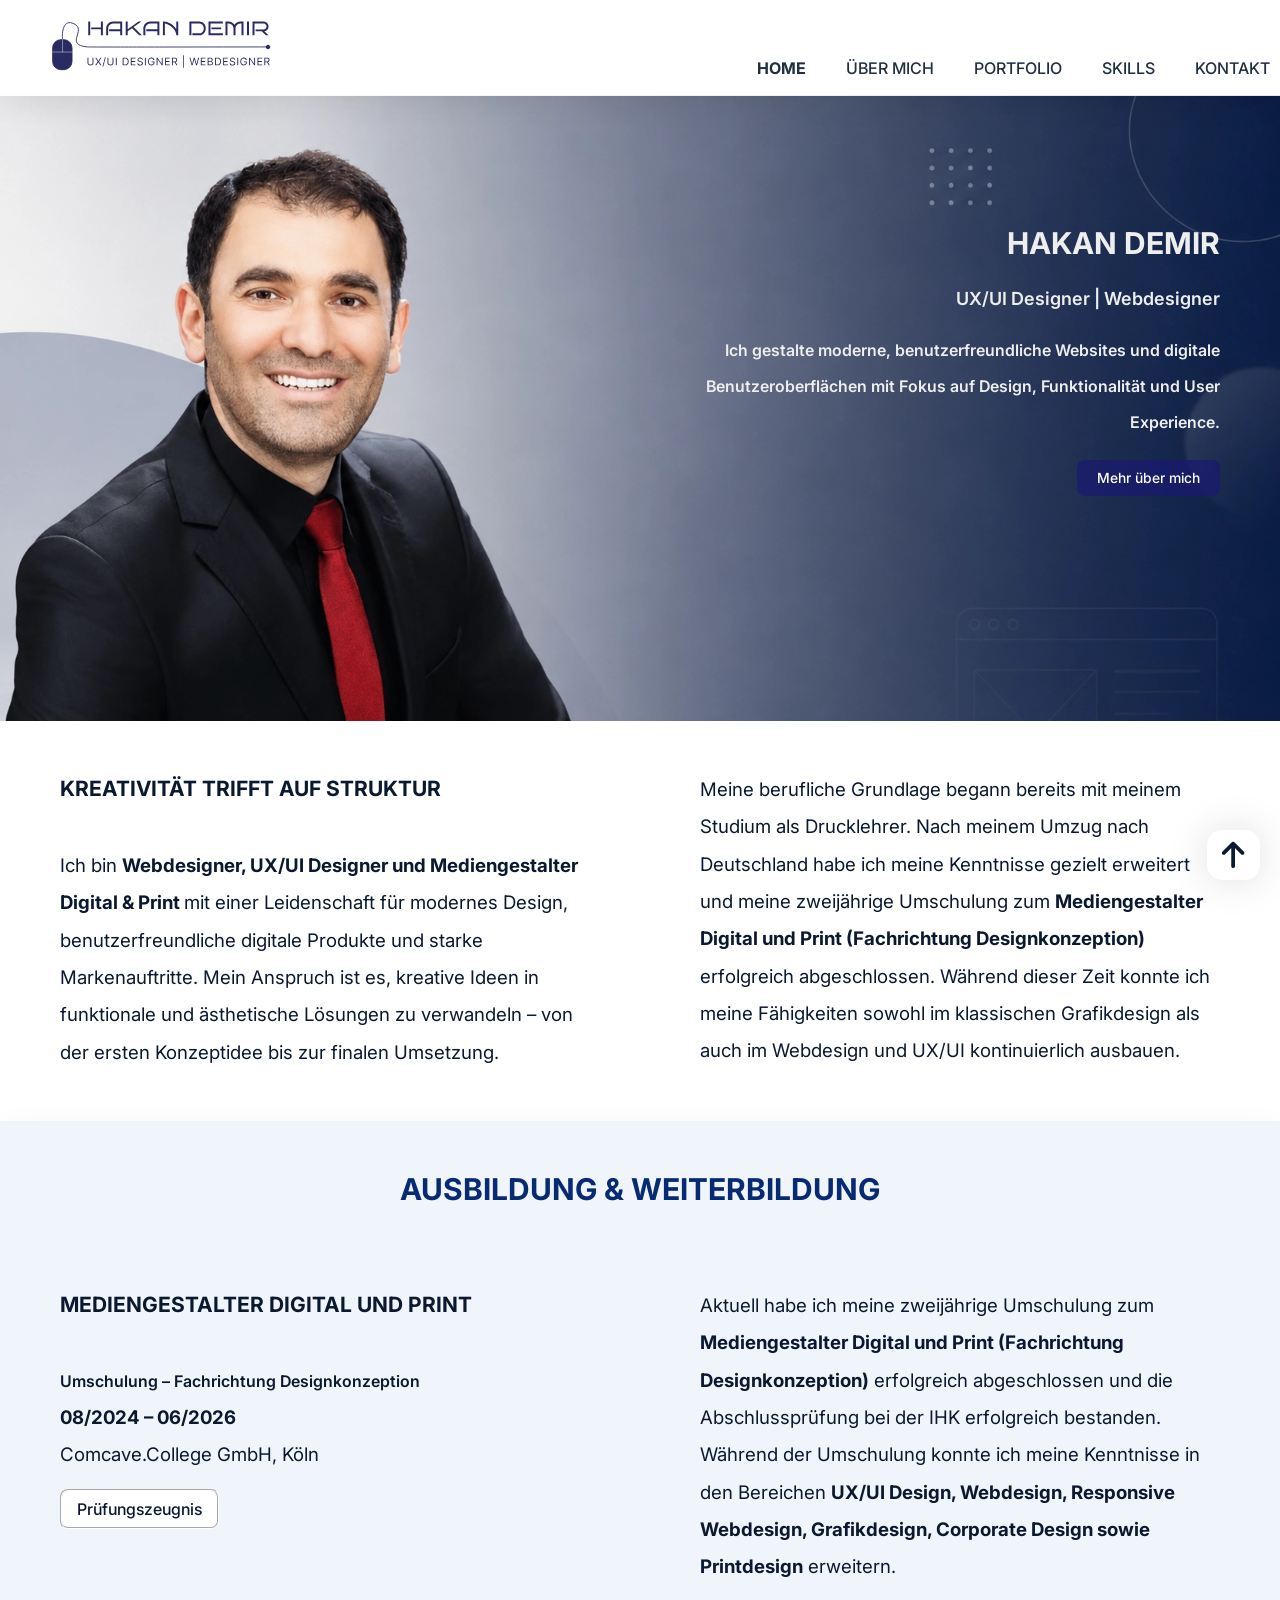
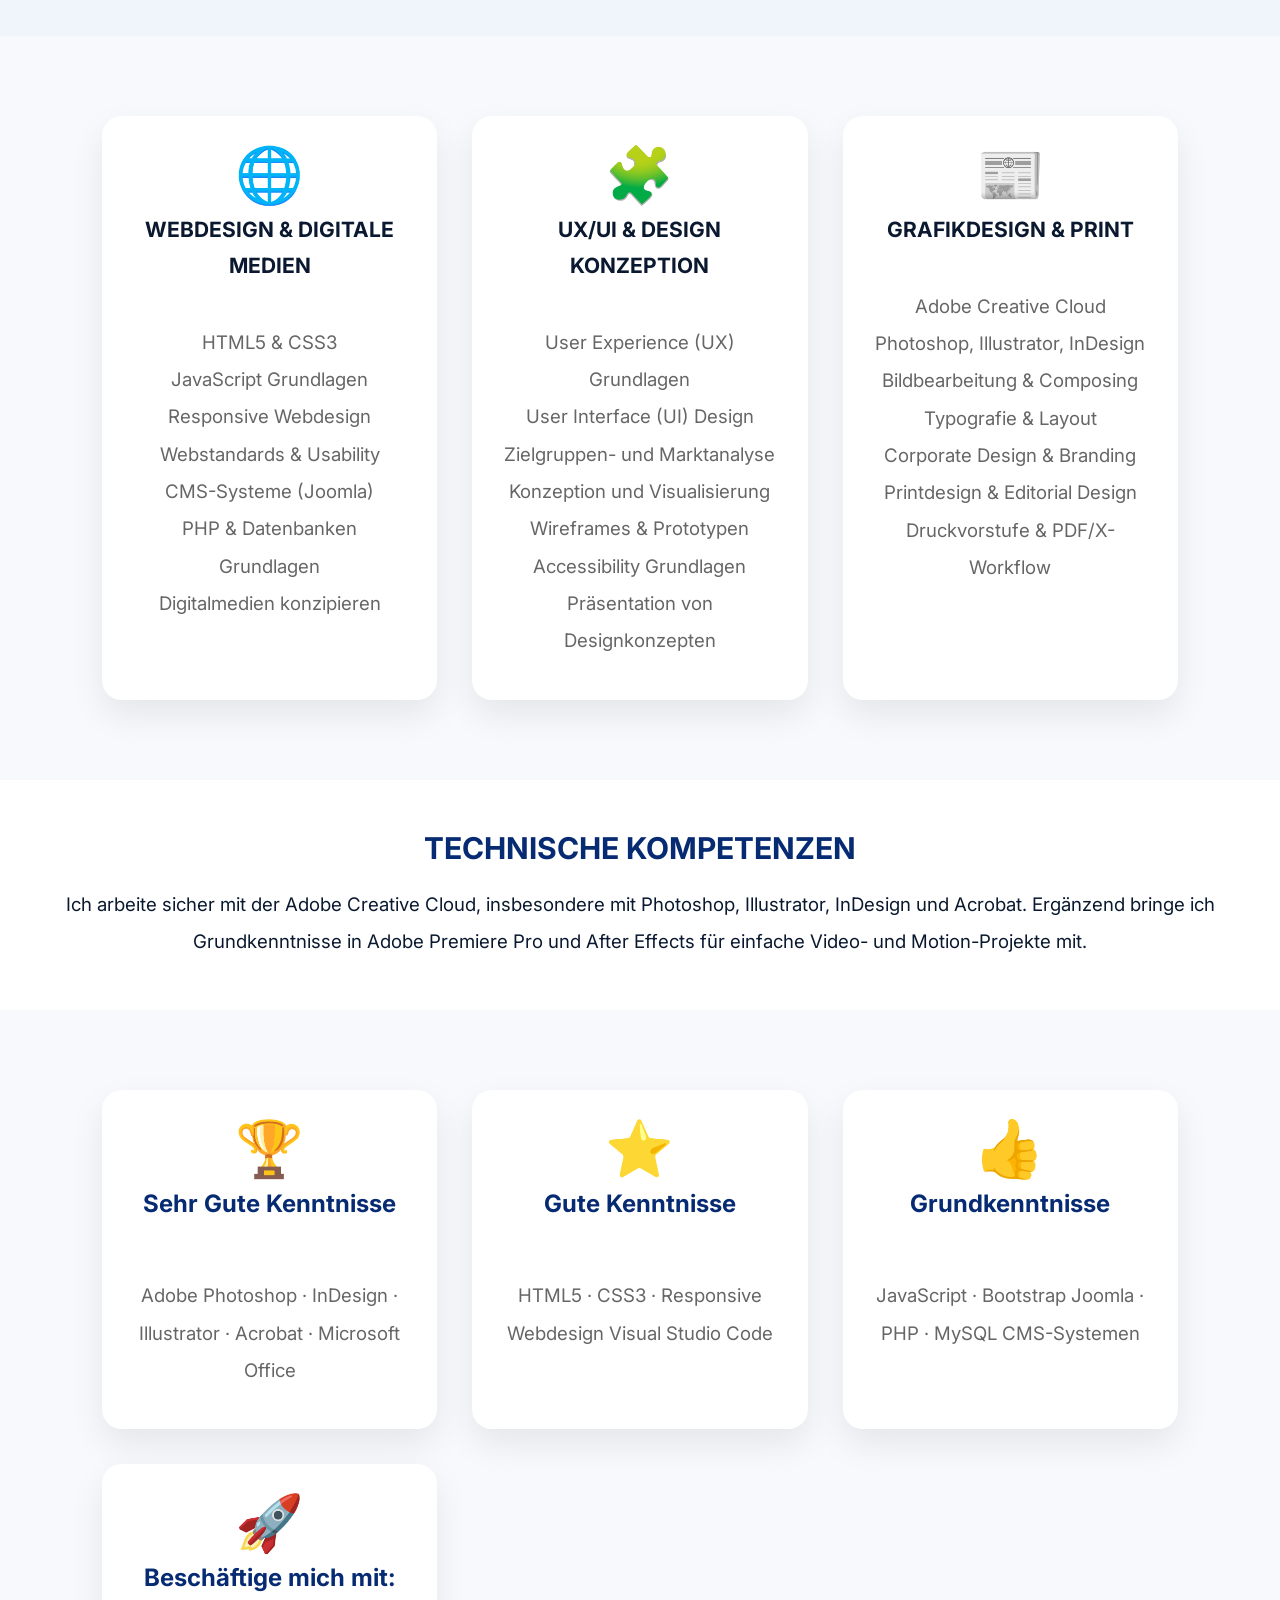
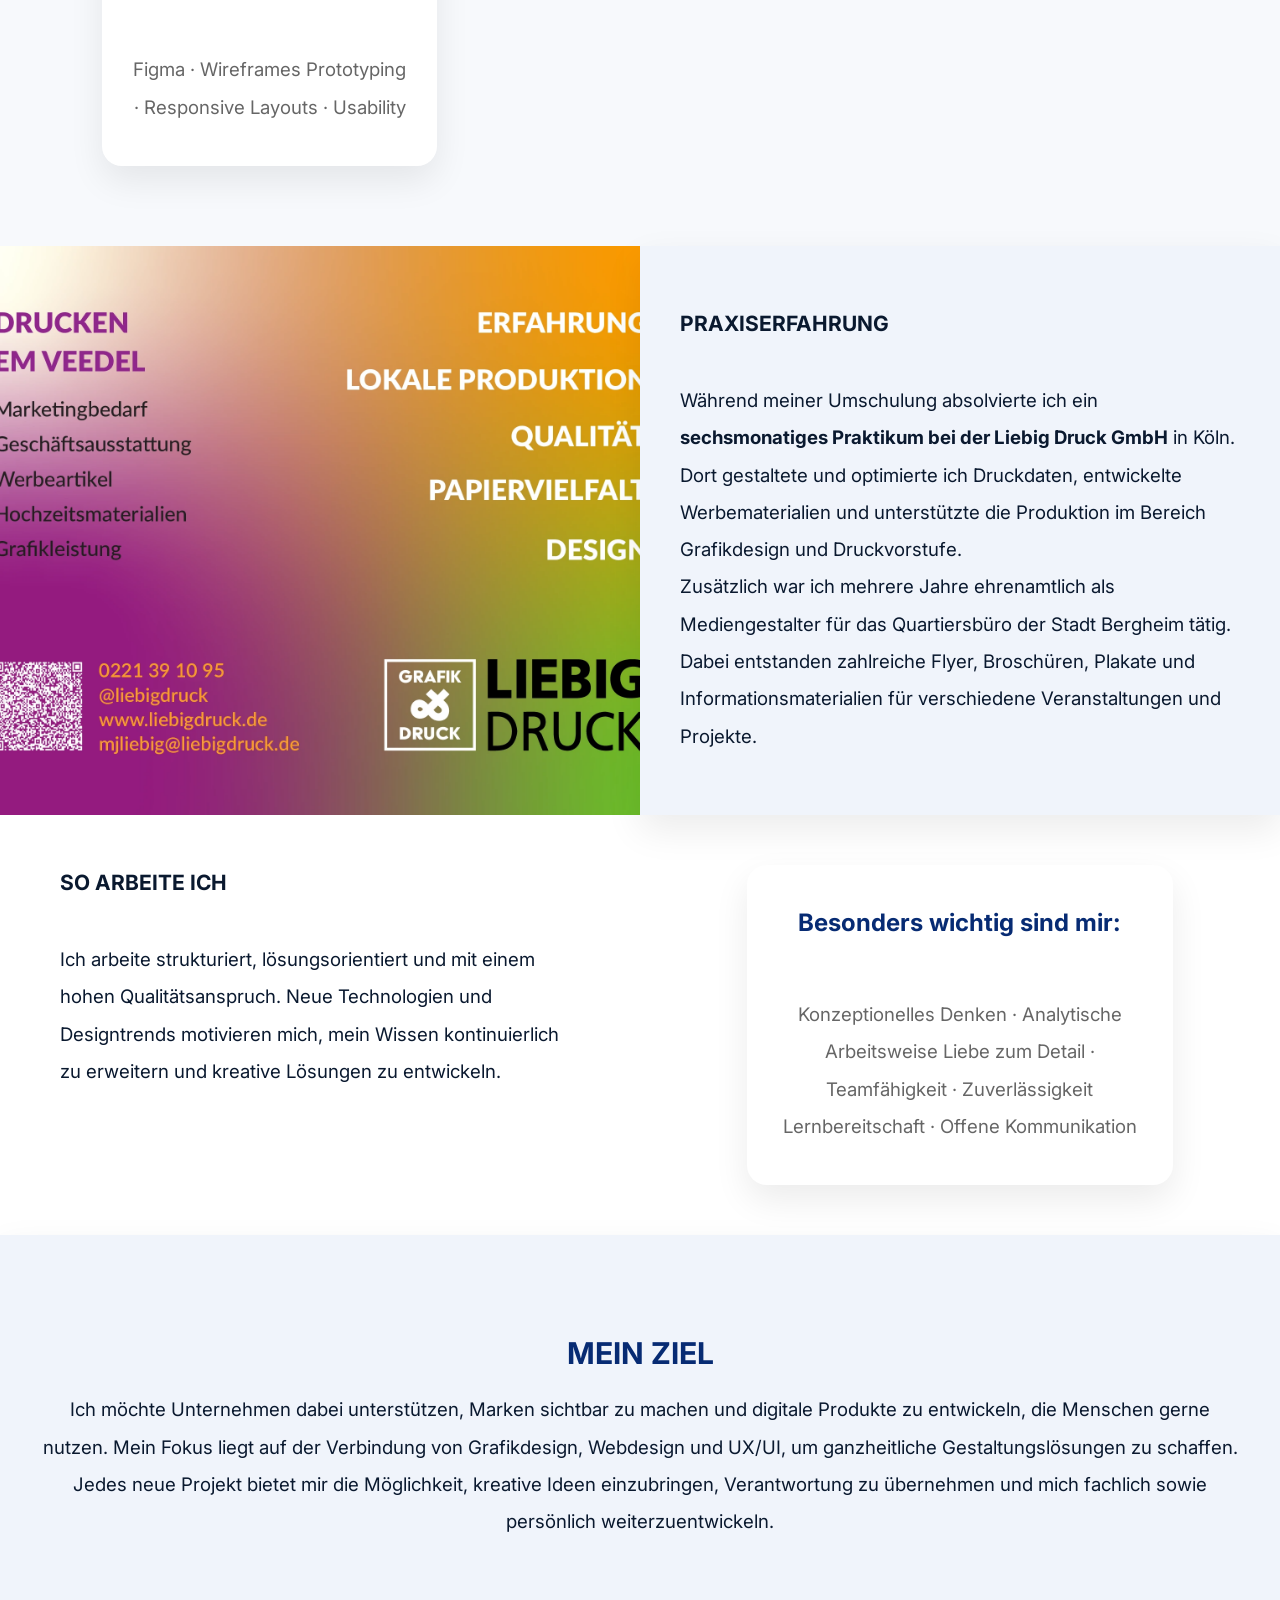
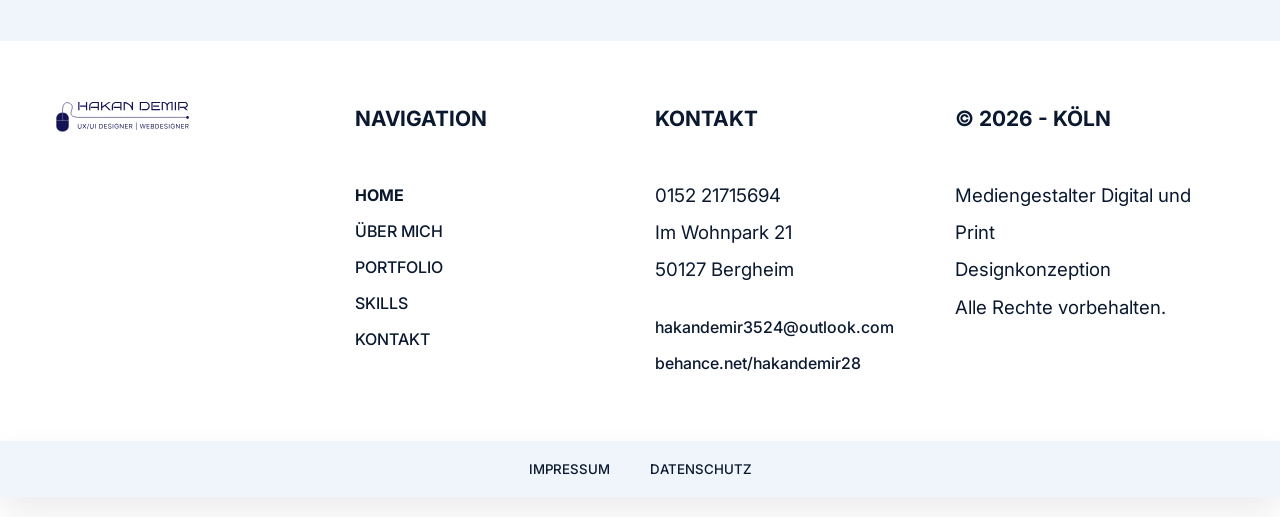
<file: ueber-mich.html>
<!doctype html>
<html>
<head>
<meta charset="utf-8">
	<title>Über mich</title>
	<meta name="viewport" content="width=device-width, initial-scale=1.0">
	<meta name="Description" content="Ich gestalte, Sie beeindrucken. Design mit Charakter, Marken mit Wirkung.">
	<meta name="Keywords" content="Design, Kreative, Ästhetik, Visuelle Konzepte">
	<meta name="Author" content="Hakan Demir">
	<link href="fonts.css" rel="stylesheet" type="text/css">
	<link href="fontawesome/css/all.min.css" rel="stylesheet" type="text/css">
	<link href="template.css" rel="stylesheet" type="text/css">
	
</head>

<body>
	<header>
		
		<a href="index.html"><img src="Bilder/Logo_Webdesigner.svg" alt="logo" title="logo"></a>
		<div class="menu-toggle">
       		☰
    	</div>
		<nav>
			<ul>
				<li class="active"><a href="index.html">home</a></li>
				
				<li><a href="ueber-mich.html">über mich</a>					
				<ul class="submenu">
					<li><a href="ueber-mich.html">Kurz Profil</a></li>
					<li><a href="#bildung">Umschulung</a></li>
					<li><a href="#praktikum">Berufserfahrung</a></li>
					<li><a href="#kompetenz">Kompetenzen</a></li>
					<li><a href="#arbeit">Arbeitweise</a></li>
				</ul>					
				</li>
				
				<li><a href="portfolio.html">Portfolio</a>					
				<ul class="submenu">
					<li><a href="portfolio.html">Corporate Design</a>
						<ul class="submenu">
							<li><a href="https://www.behance.net/gallery/250955229/Designkonzeption-fuer-Turtle-Diving-Resort">Designkonzeption</a></li>
							<li><a href="https://www.behance.net/gallery/251149837/Geschaeftspapier-Corporate-Design-Konzept">Branding</a></li>
							<li><a href="https://www.behance.net/gallery/251020811/Projektarbeit_Logo_Design_Startnow">Logo</a></li>
						</ul>
					</li>
					<li><a href="#">Printdesign</a>
						<ul class="submenu">
							<li><a href="https://www.behance.net/gallery/251019937/Praktikum_Erfahrungen_Flyer">Flyer</a></li>
							<li><a href="#">Broschüre</a></li>
							<li><a href="https://www.behance.net/gallery/251022479/Projektarbeit_Visitenkarte">Visitenkarte</a></li>
							<li><a href="https://www.behance.net/gallery/251151825/Einheitliches-Cover-Design-Studie">Magazin</a></li>
							<li><a href="https://www.behance.net/gallery/251154139/DVD-Cover-Design-Atmosphaerisches-Visual-Konzept">Cover Design</a></li>
						</ul>
					</li>
					<li><a href="#">Webdesign</a>
					<li><a href="https://www.behance.net/gallery/251150983/Animiertes-Portraet-Erste-Motion-Design">Animation</a></li>
					<li><a href="#video">Motion Design</a>
						<ul class="submenu">
							<li><a href="https://www.behance.net/gallery/251148721/Projektarbeit_Citylight_Erstellen">Citylight Erstellen</a></li>
							<li><a href="https://www.behance.net/gallery/251022685/Projektarbeit_Particular_Effekt">Particular Effects</a></li>
						</ul>
					</li>
					<li><a href="#video">Social Media Designs</a></li>
						  						
					</li>
				</ul>					
				</li>

				<li><a href="skills.html">skills</a>				
					<ul class="submenu">
						<li><a href="skills.html">Webdesign</a>
							<ul class="submenu">
								<li><a href="#">HTML5</a></li>
								<li><a href="#">CSS3</a></li>
								<li><a href="#">Bootstrap</a></li>
								<li><a href="#">JavaScript</a></li>
							</ul>
						</li>
						<li><a href="skills.html">UI/UX Design</a>
							<ul class="submenu">
								<li><a href="#">Figma</a></li>
								<li><a href="#">Wireframes</a></li>
								<li><a href="#">Prototyping</a></li>
								<li><a href="#">Responsive Design</a></li>
							</ul>
						</li>
						<li><a href="skills.html">Grafikdesign</a>
							<ul class="submenu">
								<li><a href="#">Adobe Photoshop</a></li>
								<li><a href="#">Adobe Illustrator</a></li>
								<li><a href="#">Adobe InDesign</a></li>
						  	</ul>
						</li>
						<li><a href="skills.html">CMS & Development</a>
							<ul class="submenu">
								<li><a href="#">WordPress</a></li>
								<li><a href="#">Joomla</a></li>
								<li><a href="#">PHP </a></li>
								<li><a href="#">MySQL </a></li>
						  	</ul>
						</li>
					</ul>
				</li>
				<li><a href="kontakt.html">Kontakt</a>
					 <ul class="submenu">
						<li><a href="#kontaktformular">Kontaktformular</a></li>
						<li><a href="#häufige-fragen">Häufige Fragen</a></li>
						<li><a href="#socialmedia">Social Media</a></li>
					  </ul>
				</li>
			</ul>
		
		</nav>
		
	</header>
	<main>
		
		<section id="titelbild-3" class="tb-3">
			<div class="row medium-3">
				<div class="col-6">
						
				</div>
				<div id="titel" class="col-6">
					<h1>Hakan Demir</h1>
					<h4>UX/UI Designer | Webdesigner</h4>
					<h5>Ich gestalte moderne, benutzerfreundliche Websites und digitale
					Benutzeroberflächen mit Fokus auf Design, Funktionalität und User Experience.</h5>
					<a href="#kurz_vorstellen" class="button">Mehr über mich</a>
				</div>
				
					
				</div>
		</section>
		<section id="handy-titel">
			<div class="row zentriert">
			
				<div  class="col-12">
					<h1>Hakan Demir</h1>
					<h4>UX/UI Designer | Webdesigner</h4>
					<h5>Ich gestalte moderne, benutzerfreundliche Websites und digitale
					Benutzeroberflächen mit Fokus auf Design, Funktionalität und User Experience.</h5>
					<a href="#kurz_vorstellen" class="button">Mehr über mich</a>
				</div>

			</div>
			
		</section>

		<section  id="kurz_vorstellen">
			<div class="row abstand">
				
				<div class="col-6 medium-2">
					<h3>Kreativität trifft auf Struktur</h3>
					<p>Ich bin <strong>Webdesigner, UX/UI Designer und Mediengestalter Digital & Print </strong>mit einer Leidenschaft für modernes Design, 
					benutzerfreundliche digitale Produkte und starke Markenauftritte. Mein Anspruch ist es, kreative Ideen in funktionale und ästhetische Lösungen 
					zu verwandeln – von der ersten Konzeptidee bis zur finalen Umsetzung.</p>

				</div>
				<div class="col-6 medium-2">
					<p>Meine berufliche Grundlage begann bereits mit meinem Studium als Drucklehrer. Nach meinem Umzug nach Deutschland habe ich meine Kenntnisse gezielt erweitert 
					und meine zweijährige Umschulung zum <strong>Mediengestalter Digital und Print (Fachrichtung Designkonzeption)</strong> erfolgreich abgeschlossen. 
					Während dieser Zeit konnte ich meine Fähigkeiten sowohl im klassischen Grafikdesign als auch im Webdesign und UX/UI kontinuierlich ausbauen.</p>
				</div>
			</div>
		</section>

		<section id="bildung" class="abstand blau">
			<div class="row">
				<div class="col-12 zentriert">
					<h1>Ausbildung & Weiterbildung</h1>
				</div>
			</div>

			<div class="row">
				<div class="col-6 medium-2">
					<h3>Mediengestalter Digital und Print</h3>
					<h5>Umschulung – Fachrichtung Designkonzeption</h5>
					<p>
						<strong>08/2024 – 06/2026</strong><br>
						Comcave.College GmbH, Köln</p>
						<a href="pdfs/Prüfungszeugnis.pdf"" download class="btn">Prüfungszeugnis</a>
				</div>

				<div class="col-6 medium-2">
					<p>
						Aktuell habe ich meine zweijährige Umschulung zum 
						<strong>Mediengestalter Digital und Print (Fachrichtung Designkonzeption)</strong> 
						erfolgreich abgeschlossen und die Abschlussprüfung bei der IHK erfolgreich bestanden.
					</p>

					<p>
						Während der Umschulung konnte ich meine Kenntnisse in den Bereichen 
						<strong>UX/UI Design, Webdesign, Responsive Webdesign, Grafikdesign, Corporate Design 
						sowie Printdesign</strong> erweitern.
					</p>
				</div>
			</div>
		</section>

		<section id="skills" class="skills">
			<div class="skills-grid">

				<div class="skill-card">
					<div class="icon">🌐</div>
					<h3>Webdesign & Digitale <br> Medien</h3>
					<p>HTML5 & CSS3</br>
							JavaScript Grundlagen</br>
							Responsive Webdesign</br>
							Webstandards & Usability</br>
							CMS-Systeme (Joomla)</br>
							PHP & Datenbanken Grundlagen</br>
							Digitalmedien konzipieren </p>
				</div>

				<div class="skill-card">
					<div class="icon">🧩</div>
					<h3>UX/UI & Design <br>konzeption</h3>
					<p>User Experience (UX) Grundlagen <br>
						User Interface (UI) Design<br>
						Zielgruppen- und Marktanalyse<br>
						Konzeption und Visualisierung<br>
						Wireframes & Prototypen<br>
						Accessibility Grundlagen<br>
						Präsentation von Designkonzepten</p>
				</div>

				<div class="skill-card">
					<div class="icon">📰</div>
					<h3>Grafikdesign & Print</h3>
					<p>Adobe Creative Cloud <br>
						Photoshop, Illustrator, InDesign<br>
						Bildbearbeitung & Composing<br>
						Typografie & Layout<br>
						Corporate Design & Branding<br>
						Printdesign & Editorial Design<br>
						Druckvorstufe & PDF/X-Workflow</p>
				</div>
		
			</div>
		</section>
			
		

		<section>
			<div class="row">
				<div id="kompetenz" class="col-12 abstand zentriert small">
				<h1>Technische Kompetenzen</h1>
				<p>Ich arbeite sicher mit der Adobe Creative Cloud, insbesondere mit Photoshop, Illustrator, InDesign und Acrobat.
					Ergänzend bringe ich Grundkenntnisse in Adobe Premiere Pro und After Effects für einfache Video- und Motion-Projekte mit.</p>
				</div>		
			
			</div>

		</section>

		<section id="skills" class="skills">
			<div class="skills-grid">
			
				<div class="skill-card ">
					<div class="icon">🏆</div>
					<h2>Sehr Gute Kenntnisse</h2>
					<p>Adobe Photoshop ·
						InDesign ·
						Illustrator ·
						Acrobat ·
						Microsoft Office</p>
				</div>
				<div class="skill-card ">
					<div class="icon">⭐</div>
					<h2>Gute Kenntnisse</h2>
					<p>HTML5 ·
						CSS3 ·
						Responsive Webdesign
						Visual Studio Code </p>
				</div>
				<div class="skill-card">
					<div class="icon">👍</div>
					<h2>Grundkenntnisse</h2>
					<p>JavaScript ·
						Bootstrap
						Joomla ·
						PHP ·
						MySQL
					 	CMS-Systemen</p>
				</div>
				<div class="skill-card">
					<div class="icon">🚀</div>
					<h2>Beschäftige mich mit:</h2>
					<p>Figma ·
						Wireframes
						Prototyping ·
						Responsive Layouts ·
						Usability</p>
				</div>	
			</div>
			
				
			
		</section>
		<section>
			<div class="row">
				<div class="col-6">
					<img src="Bilder/Anzeige_Liebig_Druck.webp" alt="Liebig_Druck" title="Liebig_Druck">
				</div>
				<div id="praktikum" class="col-6 blau full">
					
					<h3>Praxiserfahrung</h3>
					<p>Während meiner Umschulung absolvierte ich ein <strong>sechsmonatiges Praktikum bei der Liebig Druck GmbH</strong> in Köln. 
						Dort gestaltete und optimierte ich Druckdaten, entwickelte Werbematerialien und unterstützte die Produktion 
						im Bereich Grafikdesign und Druckvorstufe. <br>
						Zusätzlich war ich mehrere Jahre ehrenamtlich als Mediengestalter für das Quartiersbüro der Stadt Bergheim tätig. 
						Dabei entstanden zahlreiche Flyer, Broschüren, Plakate und Informationsmaterialien für verschiedene Veranstaltungen und Projekte.</p>
					
				</div>
				
			</div>
		</section>
		<section>
			<div id="arbeit" class="row abstand">
				
				<div class="col-6 medium-2">
					
					<h3>So arbeite ich</h3>
					<p>Ich arbeite strukturiert, lösungsorientiert und mit einem hohen Qualitätsanspruch. 
					Neue Technologien und Designtrends motivieren mich, mein Wissen kontinuierlich zu erweitern und kreative Lösungen zu entwickeln.</p>
					
				</div>
				
				
				<div class="col-4 skill-card small">
					
					<h2>Besonders wichtig sind mir:</h2>
					<p>Konzeptionelles Denken ·
						Analytische Arbeitsweise
						Liebe zum Detail ·
						Teamfähigkeit ·
						Zuverlässigkeit 
						Lernbereitschaft ·
						Offene Kommunikation</p>
				</div>
								
			</div>
		</section>
		<section>
			<div class="row blau abstand">
				<div class="col-12 abstand zentriert small">
				<h1>Mein Ziel</h1>
				<p>Ich möchte Unternehmen dabei unterstützen, Marken sichtbar zu machen und digitale Produkte zu entwickeln, 
					die Menschen gerne nutzen. Mein Fokus liegt auf der Verbindung von Grafikdesign, Webdesign und UX/UI, 
					um ganzheitliche Gestaltungslösungen zu schaffen. <br>
					Jedes neue Projekt bietet mir die Möglichkeit, kreative Ideen einzubringen, Verantwortung zu übernehmen 
					und mich fachlich sowie persönlich weiterzuentwickeln.</p>
				</div>		
			
			</div>

		</section>


	</main>
		
	
	<footer>
		<section class="footerbereich abstand">
			<div class="row full">
				
				<div class="col-3 handy-footer">
					<a href="index.html"><img src="Bilder/Logo_Webdesigner.svg" alt="footer-bild-logo" title="footer-bild-logo"></a>
									
				</div>
				<div class="col-3 handy-footer">
					<h3>navigation</h3>
					<nav>
						<ul>
							<li class="active"><a href="index.html">Home</a></li>
							<li><a href="ueber-mich.html">Über mich</a></li>
							<li><a href="portfolio.html">Portfolio</a></li>
							<li><a href="skills.html">skills</a></li>
							<li><a href="kontakt.html">Kontakt</a></li>
						</ul>
							
					</nav>
								
				</div>
				<div class="col-3">
					<h3>kontakt</h3>
					<p>0152 21715694<br>
					Im Wohnpark 21<br>
					50127 Bergheim</p>
					<a href="mailto:hakandemir3524@outlook.com">hakandemir3524@outlook.com</a><br>
					<a href="https://www.behance.net/hakandemir28">behance.net/hakandemir28</a>				
				</div>
				<div class="col-3">
					<h3>&copy; 2026 - Köln</h3>
					
					<p>Mediengestalter Digital und Print<br>
						Designkonzeption <br>
					Alle Rechte vorbehalten.</p>
				
				</div>
						
			</div>
			
		</section>

		<section id="rechtliches">
		<div class="zentriert blau">
			<nav>
			  <ul>
				<li><a href="impressum.html">Impressum</a></li>
				<li><a href="datenschutz.html">Datenschutz</a></li>
				
			  </ul>
		  </nav>
		</div>
		  
		</section>
		
	</footer>
<a href="#titelbild-3" id="scroll-to-top" class="fa-solid fa-arrow-up"></a>
<script src="main.js"></script>
</body>
</html>
</file>
<file: fonts.css>
@charset "utf-8";
/* CSS Document */
@font-face{
	font-family: 'Inter';
	src: url("Fonts/Inter_18pt-Light.ttf") format('truetype');
	font-weight: 300;
}

@font-face{
	font-family: 'Inter';
	src: url("Fonts/Inter_18pt-Medium.ttf") format('truetype');
	font-weight: 400;
}

@font-face{
	font-family: 'Inter';
	src: url("Fonts/Inter_18pt-Regular.ttf") format('truetype');
	font-weight: 500;
}

@font-face{
	font-family: 'Inter';
	src: url("Fonts/Inter_18pt-SemiBold.ttf") format('truetype');
	font-weight: 600;
}
@font-face{
	font-family: 'Inter';
	src: url("Fonts/Inter_18pt-Bold.ttf") format('truetype');
	font-weight: 700;
}
</file>
<file: template.css>
@charset "utf-8";

*{
	margin: 0;
	padding: 0;
	text-decoration: none;
	color: #0A192F;
	box-sizing: border-box;
	scroll-behavior: smooth;
	scroll-margin-top: 120px;
}

/*.........................Allgemein */
body{
	font-family: 'Inter', sans-serif;
	font-size: 18px;
	line-height: 2.0em;
	color: #191970; 
}


h1{
	margin-bottom: 20px;
	font-size: 30px;
	text-transform: uppercase;
	font-weight: 700;
	color:#072B73;
}
h2{
	padding-bottom: 40px;
	font-size: 24px;
	font-weight: 700;
}

h3{
	font-size: 21px;
	margin-bottom: 40px;
	font-weight: 700;
	text-transform: uppercase;	
}

h4{
	font-size: 18px;
	margin-bottom: 15px;
	font-weight: 600;
	color: #191970;	
}
h5{
	font-weight: 600;
	font-size: 16px;	
	
}

p{
	line-height: 2.0em;
	font-weight: 500;
	font-size: 14pt;
	
}
a{
	font-weight: 400;

	
}
p:last-child{
	margin-bottom: 0;
}



/* ..........................Gridsystem */
.row{
	display: flex;
	padding: 0;
	justify-content: center;
	align-items: stretch;
	
}
.row + .row{
	margin-top: 60px;
}

.full{
	padding: 60px 40px;
	
}

.medium{
	padding: 0 25px;
}
.medium-2{
	padding: 0 60px;
}

.medium-3{
    text-align: right;
	padding: 0 60px;
}


.small{
	padding: 0 25px;
	max-width: 1200px;
	margin: auto;
}
.col-12{
	width: 100%;
	padding: 0 15px;
}
.col-6{
	width: 50%;
	
}
.col-4{
	width: 33.33%;
	padding: 0 15px;
}
.col-3{
	width: 25%;
	padding: 0 15px;
}
.col-6 img{
    width:100%;
    height:100%;
    object-fit:cover;
    display:block;
}
/* ...........................header */
header{
	display: flex;
	position: fixed;
	width: 100%;
	justify-content: space-between;
	box-shadow:  0 0 40px #00000022;
	padding: 10px;
	background-color: rgb(255, 255, 255);
	opacity: 90%;
    z-index:1000;
}


header img{
	width: 40%;
	margin: 10px 10px 0 40px;
}
header nav ul{
	display: flex;
	list-style: none;
}
header nav ul li{
	margin: 40px 0 0 40px;
	text-transform: uppercase;
    position: relative;
	font-size: 16px;
}

nav a{
	text-decoration:none;
	transition:0.3s;
}

nav ul li a:hover,
footer a:hover{
	font-weight: 700;
	color: #072B73;
	transform: translateY(-2px);
}

.active a{
	font-weight:700;
	color:#0A192F;
}
#handy-titel{
	display: none;
}
.menu-toggle{
	display: none;
}
/* ........................submenu */
header nav ul li .submenu{
	position: absolute;
	display: block;
	padding-top: 10px;
	padding-right: 0;
	visibility: hidden;
	transition: 0.35s;
    min-width: 250px;
	opacity: 0;
	
}

header nav ul li .submenu li{
	position: relative;
	padding: 10px;
	margin: 0;
	background-color: white;
	border-bottom: 1px solid hsla(240, 64%, 27%,1.0);
	
}
header nav ul li .submenu li a{
	font-weight: 400;
	text-transform: none;
	
}
header nav ul li:hover .submenu{
	opacity:1;
	visibility:visible;
}


header nav ul li .submenu li .submenu{
	position: absolute;
    right: 100%;
	top: -10px;
	opacity: 0;
	visibility: hidden;
	transition: 0.35s;
	min-width: 250px;
}
header nav ul li .submenu li:hover .submenu{
	opacity:1;
	visibility:visible;
}
header nav ul li:last-child .submenu {
  right: 0;
  left: auto;
}
.submenu li a:hover{
	font-weight:700;
	color:#072B73;
	transform:none;
}

/* ......................button */

.button{
	color: white;
	background-color: hsla(240, 64%, 27%,0.7);
	border-radius: 8px;
	padding: 0 20px;
	display: inline-block;
	margin-top: 20px;
	transition: 0.3s;
	font-size: 14px;
	
}
.button:hover{
	color: #191970;
	background-color: white;
	transform: scale(1.1);
}
.btn{
	border: 2px solid #FDFDFD;
	border-style: groove;
	padding: 0 15px;
	display: inline-block;
	background-color: white;	
	margin-top: 15px;
	font-size: 12pt;
	transition: 0.4s;
	border-radius: 8px;
}
.btn:hover{
	background-color: hsla(240, 64%, 27%,1.0);
	border-color: hsla(240, 64%, 27%,1.0);
	color: white;
	border-style:none;
	transform: scale(1.2);
}

/* ..........................titelbild*/

#titelbild{
	padding: 190px 0;
	background-repeat: no-repeat;
	background-size: cover;
	
}
.tb-1{
	background-image: url("Bilder/Startnow_Logo.webp");
    background-position-y: 95px;
}

#titelbild-2{
	padding: 250px 0;
	background-repeat: no-repeat;
	background-size: cover;
}

.tb-2{
	background-image: url("Bilder/Citylight_Mockup\ \(2\).webp");
	 background-position-y: 95px;
}
#titelbild-3{
	padding: 225px 0;
	background-repeat: no-repeat;
	background-size: cover;
	
}
.tb-3{
	background-image: url("Bilder/Über-mich_Bild.webp");
	background-position-y: 95px;
}

#titelbild-4{
	padding: 175px 0;
	background-repeat: no-repeat;
	background-size: cover;
	
}
.tb-4{
	background-image: url("Bilder/kontakt_titelbild.webp");
	background-position-y: 95px;
}

/* .......................Titelbild Animation */

.tb-1 h1,
.tb-2 h1{
    animation:titleright 1s ease forwards;
}

.tb-1 h4,
.tb-2 h3{
   	opacity:0;
    animation:subtitle 1s ease forwards;
    animation-delay:.3s;
}
.tb-1 h5,
.tb-2 h5{
   	opacity:0;
    animation:subtitle 1s ease forwards;
    animation-delay:.6s;
}



.skills h1{
    opacity:0;
    animation:subtitle 1s ease forwards;
    animation-delay:.2s;
}


.skills h4{
   	opacity:0;
    animation:subtitle 1s ease forwards;
    animation-delay:.4s;
}

.skills h2{
    opacity:0;
    animation:subtitle 1s ease forwards;
    animation-delay:.6s;
}


.tb-3 h1,
.tb-4 h1{
    animation: titleright 1s ease forwards;
	color: #eee;
}

.tb-3 h4,
.tb-4 h4{
   opacity:0;
    animation:subtitle 1s ease forwards;
    animation-delay:.3s;
	color: #eee;
}

.tb-3 h5,
.tb-4 h5{
    opacity:0;
    animation:subtitle 1s ease forwards;
    animation-delay:.6s;
	color: #eee;
}
.tb-1 .button,
.tb-2 .button,
.tb-3 .button,
.tb-4 .button{
    opacity:0;
    animation:buttonUp 1s ease forwards;
    animation-delay:.9s;
}

/* ................von links_H1  */

@keyframes titleright {
    from{
        opacity:0;
        transform:translateX(-80px);
    }

    to{
        opacity:1;
        transform:translateX(0);
    }
}

/* .............langsam_von oben_H3 */

@keyframes subtitle{
    from{
        opacity:0;
        transform:translateY(30px);
    }
    to{
        opacity:1;
        transform:translateY(0);
    }
}

/* ..................von unten_button*/

@keyframes buttonUp{
    from{
        opacity:0;
        transform:translateY(50px);
    }
    to{
        opacity:1;
        transform:translateY(0);
    }
}



/* ..........................main*/	
main{
	overflow: hidden;
}
main nav ul{
	
	list-style: none;
}
main img{
	width: 100%;
}
.abstand{
	padding: 50px 0;
}
.zentriert{
	text-align: center;
}


.blau{
	background:#f0f4fb;
	box-shadow:0 15px 35px rgba(0,0,0,.08);
}



#häufige-fragen *{
	text-align: left;
	margin: 0;
	color: #0A192F;
}
#häufige-fragen h3{
	margin: 40px 0;
}
#häufige-fragen p{
	margin-bottom: 20px;
}
/* ......................Video*/
iframe{
    width:100%;
    aspect-ratio:16/9;
    border:0;
    border-radius:10px;
}

video{
    width:100%;
    aspect-ratio:16/9;
	margin: 0 0 20px 0;
	border-radius: 10px;
}

/* ......................image-slider*/	

.image-slider{
    width:100%;
    overflow:hidden;
    padding:30px 0;
}

.image-track{
    display:flex;
    width:max-content;
    gap:25px;
    animation:slide 30s linear infinite;
}

.glightbox{
    width:280px;
    height:176px;
    flex-shrink:0;
}

.glightbox img{
    width:100%;
    height:100%;
    object-fit:cover;
    display:block;
    border-radius:10px;
}

@keyframes slide{
    from{
        transform:translateX(0);
    }
    to{
        transform:translateX(-50%);
    }
}

/* ..........................Kontakt*/
.formular form{
	
	
	box-shadow: 0 0 40px #00000011;
	padding: 40px;
	border-radius: 40px;
	
}
.formular input{
	width: 48%;
	font-size: 15px;
	margin-bottom: 4%;
	padding: 20px;
	font-weight: 300;
	border: 1px solid  #eee;
	background-color: #fcfcfc;
}
.formular textarea{
	width: 97%;
	font-size: 15px;
	margin-bottom: 4%;
	padding: 20px;
	font-weight: 300;
	border: 1px solid  #eee;
	background-color: #fcfcfc;
	resize: vertical;
}
.formular .button{
	background-color: #191970;
	border-color: #191970;
	color: white;
	padding: 12px;
}

/* ..........................Projects*/
.projects{
    width:90%;
    margin:auto;
    padding:80px 0;
}

.projects h1, 
.projects h2, 
.projects h4{
    text-align:center;
    margin-bottom:30px;
}
.projects h1{
    font-size: 32px;
}

.projects h2{
    font-size: 32px;
}
.projects h4{
    font-size: 24px;
}

.project-grid{
    display:grid;
    grid-template-columns:repeat(4,1fr);
    grid-auto-rows:220px;
    gap:25px;
}

.project-item{
    overflow:hidden;
    border-radius:15px;
}

.project-item img{
    width:100%;
    height:100%;
    object-fit:cover;
    display:block;
    transition:.4s;
}

.project-item:hover img{
    transform:scale(1.08);
}

.big{
    grid-column:span 2;
    grid-row:span 2;
}
.wide{
    grid-column:span 2;
}

/* ..........................footer*/
.footerbereich{
	padding: 0;
}
.footerbereich a{
	font-size: 12pt;
}
footer img{
	width: 50%;
	
}
footer p{
	margin-bottom: 20px;
	color: #0A192F;
}
footer nav ul li{
	list-style: none;
	text-transform: uppercase;
}

#rechtliches{
	font-size: 10pt;
}
#rechtliches nav ul{
	display: flex;
	justify-content: center;
	padding: 10px;
}

#rechtliches nav ul li a{
	color: #0A192F;
	transition: 0.35s;
	padding: 40px 20px;
	
}
#rechtliches nav ul li a:hover{
	color:#072B73;
	font-size: 110%;
}


/* ..................datenschutz*/
.datenschutz ul li{
	margin-left: 40px;
	margin-bottom: 20px;
	padding-left: 15px;
	font-size: 12pt;
	font-weight: 400;
	color: #0A192F;
	line-height: 2.0em;
}
.datenschutz p{
	margin-bottom: 20px;
}
#impressum{
	padding: 200px 0;
}
#impressum nav ul{
	
	list-style: none;
	margin-bottom: 40px;
}
#impressum nav ul li{
	margin-bottom: 10px;
	color: #0A192F;
}
/* ...................social-media*/
#socialmedia ul{
	list-style: none;
  	padding-left: 100px;
}

#socialmedia nav ul li{
	margin: 15px 0;
	
}
#socialmedia nav ul li a{
	display: flex;
  	align-items: center;
  	font-size: 18px;
  	text-decoration: none;
	transition: 0.35s;
}
#socialmedia nav ul li a i{
	font-size: 30px;
	margin-right: 12px;
	width: 30px;
	transition: 0.35s;
}
#socialmedia nav ul li a:hover{
	color: #0A192F;
}
#socialmedia nav ul li a i:hover{
	color: #0A192F;
}

/* ......................scroll-to-top*/

#scroll-to-top{
	font-size: 30px;
	right: 20px;
	bottom: 20px;
	position: fixed;
	background-color: white;
	padding: 10px 15px;
	color: #0A192F;
	transition: 0.35s;
	border-radius: 15px;
	box-shadow: 0 0 40px #00000022;

}

#scroll-to-top:hover{
	color: white;
	background-color:  hsla(240, 64%, 27%,1.0);
	transform: scale(1.2);
	cursor: pointer;
	border-color:  #191970;
}

/* ......................Skills*/
.skills{

    padding:80px 8%;
    background:#f7f9fc;
}

.skills-grid{
    display:grid;
    grid-template-columns:repeat(auto-fit,minmax(280px,1fr));
    gap:35px;
}

.skill-card{
    background:white;
    border-radius:20px;
    padding:40px 30px;
    text-align:center;
    position:relative;
    overflow:hidden;
    transition:.45s;
    box-shadow:0 15px 35px rgba(0,0,0,.08);
}

.skill-card::before{
    content:"";
    position:absolute;
    left:-100%;
    top:0;
    width:100%;
    height:100%;
    background:linear-gradient(120deg, transparent, rgba(55,116,212,.18), transparent);
    transition:.8s;
}

.skill-card:hover::before{
    left:100%;
}

.skill-card:hover{
    transform:translateY(-12px);
    box-shadow:0 25px 50px rgba(7,43,115,.18);
}

.skill-card .icon{
    font-size:55px;
    margin-bottom:20px;
    transition:.5s;
}

.skill-card:hover .icon{
    transform:scale(1.15) rotate(8deg);
}

.skill-card h2{
    color: #072B73;
    margin-bottom:15px;
}

.skill-card p{
    color:#666;
}

.skill-card{
    opacity:0;
    transform:translateY(70px);
    animation:show .8s forwards;
}

.skill-card:nth-child(1){
    animation-delay:.2s;
}

.skill-card:nth-child(2){
    animation-delay:.4s;
}

.skill-card:nth-child(3){
    animation-delay:.6s;
}

.skill-card:nth-child(4){
    animation-delay:.8s;
}

@keyframes show{
    to{
        opacity:1;
        transform:translateY(0);
    }
}

/* ......................Responsive Design*/

@media (max-width:960px){


.row{
    flex-wrap:wrap;
}

.col-6{
    width:100%;
}

.col-4{
    width:100%;
}

.col-3{
    width:50%;
}

.medium,
.medium-2,
.medium-3{
    padding:20px;
    text-align:center;
}

.medium-3{
    text-align:center;
}

.full{
    padding:50px 25px;
}

header nav ul li{
    margin:15px 0 0 10px;
	font-size: 13px;
}
.handy-footer *{
	display: none;
}


.formular input,
.formular textarea{
    width:100%;
}

.projects{
    width:95%;
}

.project-grid{
    grid-template-columns:repeat(2,1fr);
}

.big,
.wide{
    grid-column:span 1;
    grid-row:span 1;
}
#titelbild,
#titelbild-2,
#titelbild-3,
#titelbild-4{
   height: 600px;
}

#titel{
	display: none;
}
#handy-titel{
	display: block;
	margin: 40px 40px 0 40px;
}
}


/* .............Handy_Responsive Design*/

@media (max-width:768px){

body{
    font-size:16px;
    line: height 1.2em;
}

.full{
    padding:40px 20px;
}

.medium,
.medium-2,
.medium-3,
.small{
    padding:10px 20px;
}

.row{
    flex-direction:column;
}

.col-3,
.col-4,
.col-6,
.col-12{
    width:100%;
}



/* ...................Allgemein */

h1{
    font-size:24px;
    line: height 1.2em;;
}

h2{
    font-size:21px;
    padding-bottom:25px;
}

h3{
    font-size:18px;
    margin-bottom:15px;
}

h4{
    font-size:16px;
}

h5{
    font-size:15px;
}

p{
    font-size:14px;
}

/* ...........................Header*/


.menu-toggle{
    display:block;
    font-size:34px;
    cursor:pointer;
}
header{
	padding: 20px 10px 20px 0;
}
header img{
	width: 160px;
}

header nav{
    display:block;
    position:fixed;
    top: 95px;
    right:0;
    width:250px;
    background:#fff;
    box-shadow:-10px 0 25px rgba(0,0,0,.15);
	transform:translateX(100%);
    transition:0.4s ease;
}

header nav.active{
    transform:translateX(0);
}


header nav ul{
    display:flex;
    flex-direction:column;
    padding:0;
}


header nav ul li{
    margin:0;
    padding:18px;
    text-align:left;
    border-bottom:1px solid #eee;
}



/* .......................Submenu*/
header nav ul li .submenu{
   	display: none;    
}

#titel{
	display: none;
}
#handy-titel{
	display: block;
	margin: 40px 40px 0 40px;
}
/* .....................Titelbild*/
#titelbild,
#titelbild-2,
#titelbild-3,
#titelbild-4{
   height: 440px;
}
#titelbild,
#titelbild-2{
	background-position-x: -90px ;
}

/*..............................Buttons */
.button{
    margin-bottom: 50px;
	font-size: 14px;
	
}
.button:hover{
    border: 1px solid #191970;
	
}

.btn{
    margin-bottom: 50px;
	font-size: 14px;
	
}
/* ............................Video*/
video{
    width:100%;
}


/* .......................Image Slider*/
.image-box{
    width:220px;
    height:140px;
}

.image-track{
    gap:15px;
}


/* ..........................Skills*/
.skills{
    padding:60px 20px;
}

.skills-grid{
    grid-template-columns:90%;
    justify-content:center;
	
}
.skill-card{
	padding: 40px;
}


/* .........................Projects*/
.projects{
    width:100%;
    padding:50px 20px;
}

.project-grid{
    grid-template-columns:1fr;
    gap:20px;
}

.big,
.wide{
    grid-column:span 1;
    grid-row:span 1;
}


/* ......................Kontakt*/
.formular form{
    padding:25px;
}

.formular input,
.formular textarea{
    width:100%;
    margin-bottom:20px;
}


/*.......................Footer*/


footer{
    text-align:center;
}

footer img{
    width:170px;
	padding-bottom: 20px;
}
.handy-footer *{
	display: none;
}
	
#socialmedia ul{
    padding-left:0;
}

#socialmedia nav ul li a{
    justify-content:center;
}

 #rechtliches nav ul{
        flex-direction:row;
        justify-content:center;
        gap:15px;
    }

    #rechtliches nav ul li a{
        padding:5px;
        font-size:12px;
    }

/* ...................Scroll Button*/
#scroll-to-top{
    right:15px;
    bottom:15px;
    font-size:24px;
    padding:8px 12px;
}

}
</file>
